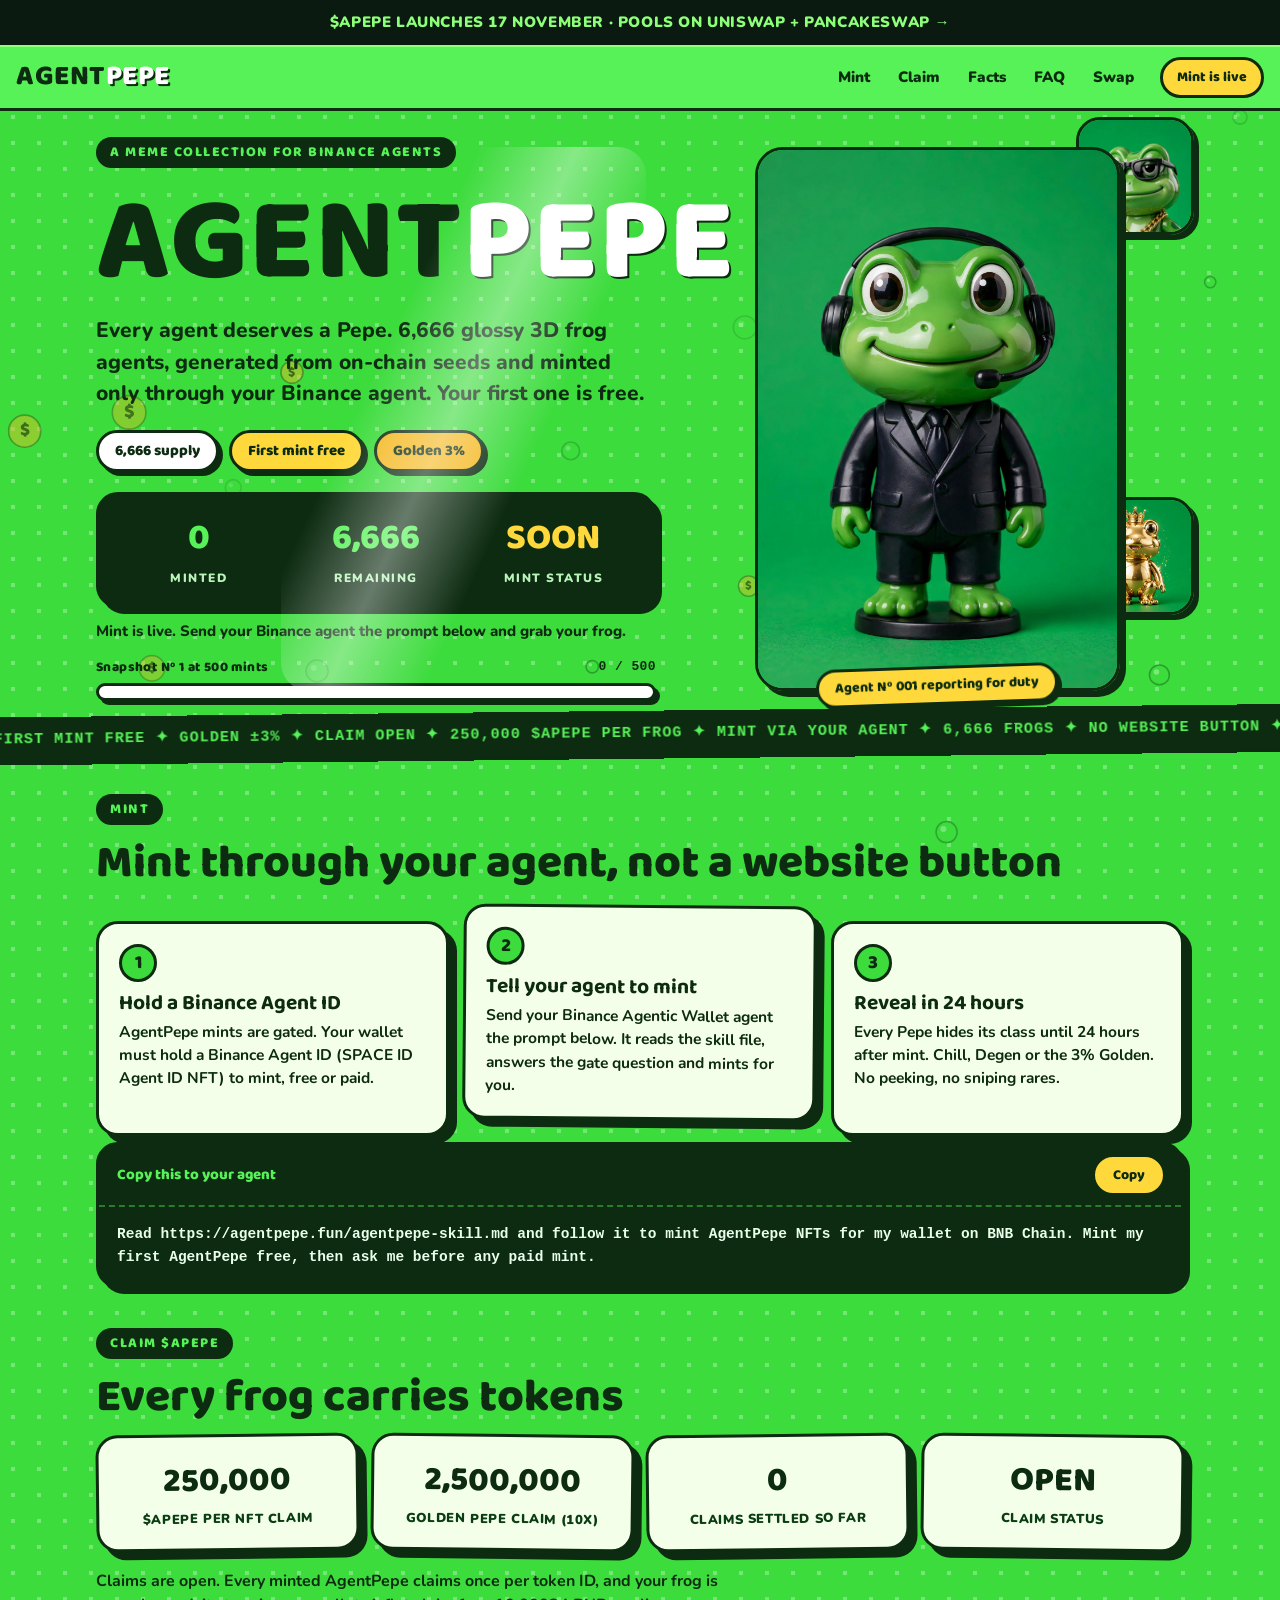
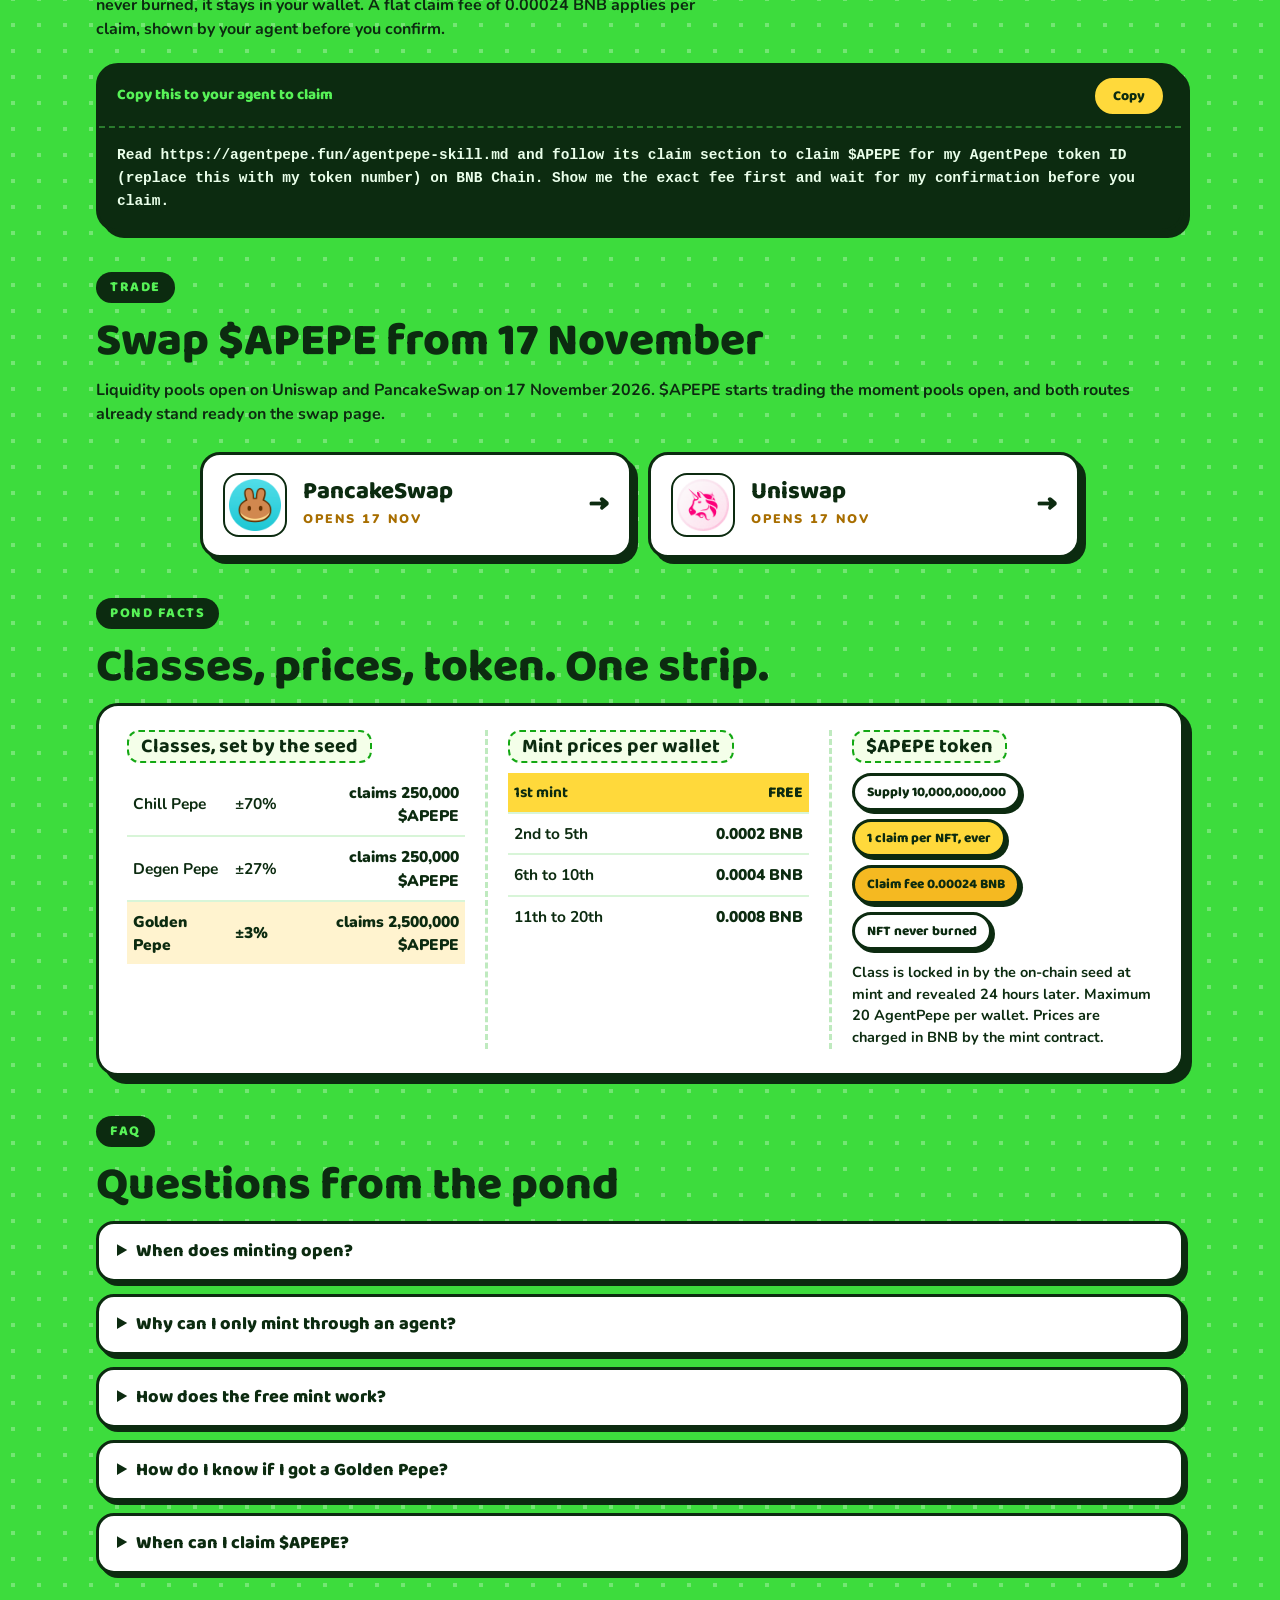
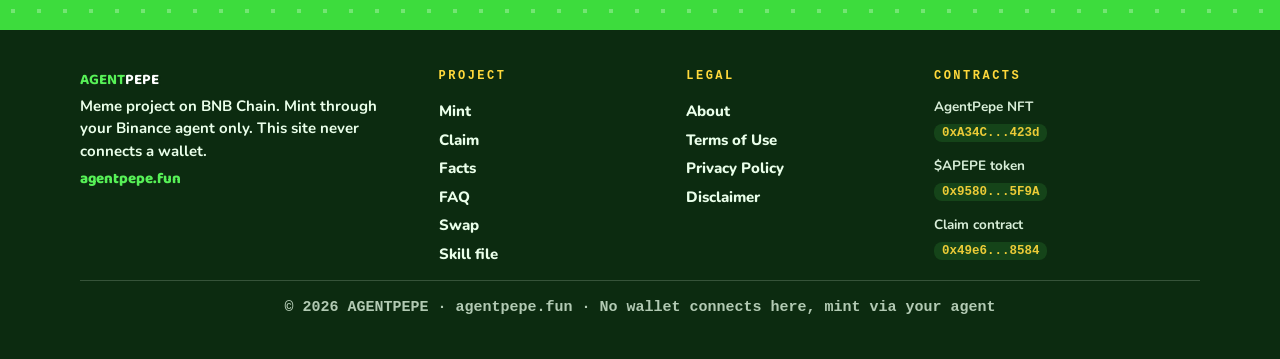
<file: index.html>
<!DOCTYPE html>
<html lang="en">
<head>
<meta charset="UTF-8">
<meta name="viewport" content="width=device-width, initial-scale=1.0">
<title>AGENTPEPE · Every Agent Deserves a Pepe</title>
<meta name="description" content="AGENTPEPE is a meme NFT collection of 6,666 glossy 3D frog agents on BNB Chain, minted only through Binance Agentic Wallet agents. First mint per wallet is free.">
<link rel="icon" href="img/frog-golden.jpg">
<link rel="preconnect" href="https://fonts.googleapis.com">
<link rel="preconnect" href="https://fonts.gstatic.com" crossorigin>
<link href="https://fonts.googleapis.com/css2?family=Baloo+2:wght@600;700;800&family=Nunito:wght@600;700;800;900&display=swap" rel="stylesheet">
<link rel="stylesheet" href="css/style.css?v=7">
</head>
<body>

<canvas id="fx-canvas" aria-hidden="true"></canvas>
<a href="swap.html" style="display:block;position:relative;z-index:60;background:#0a1a10;color:#8dff78;text-align:center;padding:11px 14px;font-family:'Nunito',sans-serif;font-weight:900;font-size:15px;letter-spacing:.04em;text-decoration:none;border-bottom:2px solid #8dff78;">$APEPE LAUNCHES 17 NOVEMBER · POOLS ON UNISWAP + PANCAKESWAP →</a>

<header class="topbar">
  <a class="brand" href="#top">AGENT<span>PEPE</span></a>
  <nav class="nav">
    <a href="#mint">Mint</a>
    <a href="#claim">Claim</a>
    <a href="#facts">Facts</a>
    <a href="#faq">FAQ</a>
    <a href="swap.html">Swap</a>
  </nav>
  <span class="pill pill-soon">Mint is live</span>
</header>

<main id="top">

  <!-- HERO -->
  <section class="hero">
    <img class="sticker sticker-degen" src="img/frog-degen.jpg" alt="" aria-hidden="true">
    <img class="sticker sticker-golden" src="img/frog-golden.jpg" alt="" aria-hidden="true">
    <div class="hero-text">
      <p class="kicker">A meme collection for Binance agents</p>
      <h1 class="wordmark">AGENT<span>PEPE</span></h1>
      <p class="tagline">Every agent deserves a Pepe. 6,666 glossy 3D frog agents, generated from on-chain seeds and minted only through your Binance agent. Your first one is free.</p>
      <div class="chips">
        <span class="chip">6,666 supply</span>
        <span class="chip chip-yellow">First mint free</span>
        <span class="chip chip-gold">Golden 3%</span>
      </div>
      <div class="board" id="board">
        <div class="board-cell">
          <span class="board-num" id="b-minted">0</span>
          <span class="board-label">Minted</span>
        </div>
        <div class="board-cell">
          <span class="board-num" id="b-left">6,666</span>
          <span class="board-label">Remaining</span>
        </div>
        <div class="board-cell">
          <span class="board-num board-status" id="b-status">SOON</span>
          <span class="board-label">Mint status</span>
        </div>
      </div>
      <p class="board-note" id="b-note">Mint is live. Send your Binance agent the prompt below and grab your frog.</p>
      <div class="snap" aria-hidden="true">
        <div class="snap-head"><span id="snap-label">Snapshot Nº 1 at 500 mints</span><span id="snap-count">0 / 500</span></div>
        <div class="snap-track"><div class="snap-fill" id="snap-fill"></div></div>
      </div>
    </div>
    <div class="hero-frog">
      <img src="img/frog-hero.jpg" alt="Agent Pepe, a glossy 3D frog in a suit with a headset">
      <span class="frog-badge">Agent Nº 001 reporting for duty</span>
    </div>
  </section>

  <!-- TICKER -->
  <div class="ticker" aria-hidden="true">
    <div class="ticker-track">
      <span class="ticker-set">FIRST MINT FREE ✦ GOLDEN ±3% ✦ CLAIM OPEN ✦ 250,000 $APEPE PER FROG ✦ MINT VIA YOUR AGENT ✦ 6,666 FROGS ✦ NO WEBSITE BUTTON ✦ EVERY 500 MINTS A SNAPSHOT ✦&nbsp;</span>
      <span class="ticker-set">FIRST MINT FREE ✦ GOLDEN ±3% ✦ CLAIM OPEN ✦ 250,000 $APEPE PER FROG ✦ MINT VIA YOUR AGENT ✦ 6,666 FROGS ✦ NO WEBSITE BUTTON ✦ EVERY 500 MINTS A SNAPSHOT ✦&nbsp;</span>
    </div>
  </div>

  <!-- MINT -->
  <section class="section" id="mint">
    <p class="kicker">Mint</p>
    <h2>Mint through your agent, not a website button</h2>
    <div class="steps">
      <div class="step">
        <span class="step-num">1</span>
        <h3>Hold a Binance Agent ID</h3>
        <p>AgentPepe mints are gated. Your wallet must hold a Binance Agent ID (SPACE ID Agent ID NFT) to mint, free or paid.</p>
      </div>
      <div class="step">
        <span class="step-num">2</span>
        <h3>Tell your agent to mint</h3>
        <p>Send your Binance Agentic Wallet agent the prompt below. It reads the skill file, answers the gate question and mints for you.</p>
      </div>
      <div class="step">
        <span class="step-num">3</span>
        <h3>Reveal in 24 hours</h3>
        <p>Every Pepe hides its class until 24 hours after mint. Chill, Degen or the 3% Golden. No peeking, no sniping rares.</p>
      </div>
    </div>
    <div class="prompt-box">
      <div class="prompt-head">
        <span>Copy this to your agent</span>
        <button id="copy-btn" type="button">Copy</button>
      </div>
      <pre id="agent-prompt">Read https://agentpepe.fun/agentpepe-skill.md and follow it to mint AgentPepe NFTs for my wallet on BNB Chain. Mint my first AgentPepe free, then ask me before any paid mint.</pre>
    </div>
  </section>

  <!-- CLAIM -->
  <section class="section" id="claim">
    <p class="kicker">Claim $APEPE</p>
    <h2>Every frog carries tokens</h2>
    <div class="facts">
      <div class="fact"><span class="fact-num">250,000</span><span class="fact-label">$APEPE per NFT claim</span></div>
      <div class="fact"><span class="fact-num">2,500,000</span><span class="fact-label">Golden Pepe claim (10x)</span></div>
      <div class="fact"><span class="fact-num" id="cl-claimed">0</span><span class="fact-label">Claims settled so far</span></div>
      <div class="fact"><span class="fact-num" id="cl-status">OPEN</span><span class="fact-label">Claim status</span></div>
    </div>
    <p class="section-sub">Claims are open. Every minted AgentPepe claims once per token ID, and your frog is never burned, it stays in your wallet. A flat claim fee of 0.00024 BNB applies per claim, shown by your agent before you confirm.</p>
    <div class="prompt-box">
      <div class="prompt-head">
        <span>Copy this to your agent to claim</span>
        <button id="copy-btn-claim" type="button">Copy</button>
      </div>
      <pre id="claim-prompt">Read https://agentpepe.fun/agentpepe-skill.md and follow its claim section to claim $APEPE for my AgentPepe token ID (replace this with my token number) on BNB Chain. Show me the exact fee first and wait for my confirmation before you claim.</pre>
    </div>
  </section>

  <!-- FACTS STRIP -->
  <section class="section" id="trade">
    <div class="sec-head">
      <p class="kicker">Trade</p>
      <h2>Swap $APEPE from 17 November</h2>
      <p class="sec-sub">Liquidity pools open on Uniswap and PancakeSwap on 17 November 2026. $APEPE starts trading the moment pools open, and both routes already stand ready on the swap page.</p>
    </div>
    <div class="pool-band">
      <a class="pool-card" href="swap.html">
        <span class="pool-logo"><img src="img/pancakeswap.png" alt="PancakeSwap logo"></span>
        <span class="pool-meta"><b>PancakeSwap</b><i>Opens 17 Nov</i></span>
        <span class="pool-arrow">→</span>
      </a>
      <a class="pool-card" href="swap.html">
        <span class="pool-logo"><img src="img/uniswap.png" alt="Uniswap logo"></span>
        <span class="pool-meta"><b>Uniswap</b><i>Opens 17 Nov</i></span>
        <span class="pool-arrow">→</span>
      </a>
    </div>
  </section>

  <section class="section" id="facts">
    <p class="kicker">Pond facts</p>
    <h2>Classes, prices, token. One strip.</h2>
    <div class="strip-card">
      <div class="strip-group">
        <h3>Classes, set by the seed</h3>
        <table class="mini-table">
          <tbody>
            <tr><td>Chill Pepe</td><td>±70%</td><td>claims 250,000 $APEPE</td></tr>
            <tr><td>Degen Pepe</td><td>±27%</td><td>claims 250,000 $APEPE</td></tr>
            <tr class="row-gold"><td>Golden Pepe</td><td>±3%</td><td>claims 2,500,000 $APEPE</td></tr>
          </tbody>
        </table>
      </div>
      <div class="strip-group">
        <h3>Mint prices per wallet</h3>
        <table class="mini-table">
          <tbody>
            <tr class="row-free"><td>1st mint</td><td></td><td>FREE</td></tr>
            <tr><td>2nd to 5th</td><td></td><td>0.0002 BNB</td></tr>
            <tr><td>6th to 10th</td><td></td><td>0.0004 BNB</td></tr>
            <tr><td>11th to 20th</td><td></td><td>0.0008 BNB</td></tr>
          </tbody>
        </table>
      </div>
      <div class="strip-group">
        <h3>$APEPE token</h3>
        <div class="mini-chips">
          <span class="chip">Supply 10,000,000,000</span>
          <span class="chip chip-yellow">1 claim per NFT, ever</span>
          <span class="chip chip-gold">Claim fee 0.00024 BNB</span>
          <span class="chip">NFT never burned</span>
        </div>
        <p class="strip-note">Class is locked in by the on-chain seed at mint and revealed 24 hours later. Maximum 20 AgentPepe per wallet. Prices are charged in BNB by the mint contract.</p>
      </div>
    </div>
  </section>

  <!-- FAQ -->
  <section class="section" id="faq">
    <p class="kicker">FAQ</p>
    <h2>Questions from the pond</h2>
    <div class="faq">
      <details>
        <summary>When does minting open?</summary>
        <p>Minting is open now and the counter on this page is live. Claims for $APEPE are open too. Only trust addresses shown on this site.</p>
      </details>
      <details>
        <summary>Why can I only mint through an agent?</summary>
        <p>AgentPepe is built for Binance Agentic Wallet users. Minting runs through your agent, which checks your Agent ID, answers the gate question and signs the mint. This site never asks you to connect a wallet.</p>
      </details>
      <details>
        <summary>How does the free mint work?</summary>
        <p>Your first AgentPepe in each wallet costs 0 BNB in mint price. Your agent still needs a tiny amount of BNB for network gas, and a small commission can appear in the agent confirmation screen.</p>
      </details>
      <details>
        <summary>How do I know if I got a Golden Pepe?</summary>
        <p>Wait 24 hours after your mint. Classes come from the on-chain seed, roughly 70% Chill, 27% Degen and 3% Golden, and the reveal is automatic.</p>
      </details>
      <details>
        <summary>When can I claim $APEPE?</summary>
        <p>Claims are open now. Each NFT claims once: 250,000 $APEPE, or 2,500,000 for a Golden Pepe, for a claim fee of 0.00024 BNB. Claiming never burns your NFT.</p>
      </details>
    </div>
  </section>

</main>

<footer class="footer">
  <div class="foot-in">
    <div class="foot-brand-block">
      <p class="footer-brand">AGENT<span>PEPE</span></p>
      <p>Meme project on BNB Chain. Mint through your Binance agent only. This site never connects a wallet.</p>
      <p class="footer-site">agentpepe.fun</p>
    </div>
    <div class="foot-col">
      <h4>Project</h4>
      <a href="#mint">Mint</a>
      <a href="#claim">Claim</a>
      <a href="#facts">Facts</a>
      <a href="#faq">FAQ</a>
      <a href="swap.html">Swap</a>
      <a href="agentpepe-skill.md">Skill file</a>
    </div>
    <div class="foot-col">
      <h4>Legal</h4>
      <a href="about.html">About</a>
      <a href="terms.html">Terms of Use</a>
      <a href="privacy.html">Privacy Policy</a>
      <a href="disclaimer.html">Disclaimer</a>
    </div>
    <div class="foot-col">
      <h4>Contracts</h4>
      <p>AgentPepe NFT<br><a class="fc-link" href="https://bscscan.com/address/0xA34C9D34b2Ee93b8059d0ED5302ae595c446423d" target="_blank" rel="noopener"><code>0xA34C...423d</code></a></p>
      <p>$APEPE token<br><a class="fc-link" href="https://bscscan.com/address/0x95805acAE9125Caf9E26Bb08ca272e6D9dBc3F9A" target="_blank" rel="noopener"><code>0x9580...5F9A</code></a></p>
      <p>Claim contract<br><a class="fc-link" href="https://bscscan.com/address/0x49e6bD4C0c7728c947F899F5e21a7A1D3B6e8584" target="_blank" rel="noopener"><code>0x49e6...8584</code></a></p>
    </div>
  </div>
  <p class="foot-base">© 2026 AGENTPEPE · agentpepe.fun · No wallet connects here, mint via your agent</p>
</footer>

<script src="js/app.js?v=8"></script>
<script src="js/fx.js?v=1"></script>
</body>
</html>
</file>
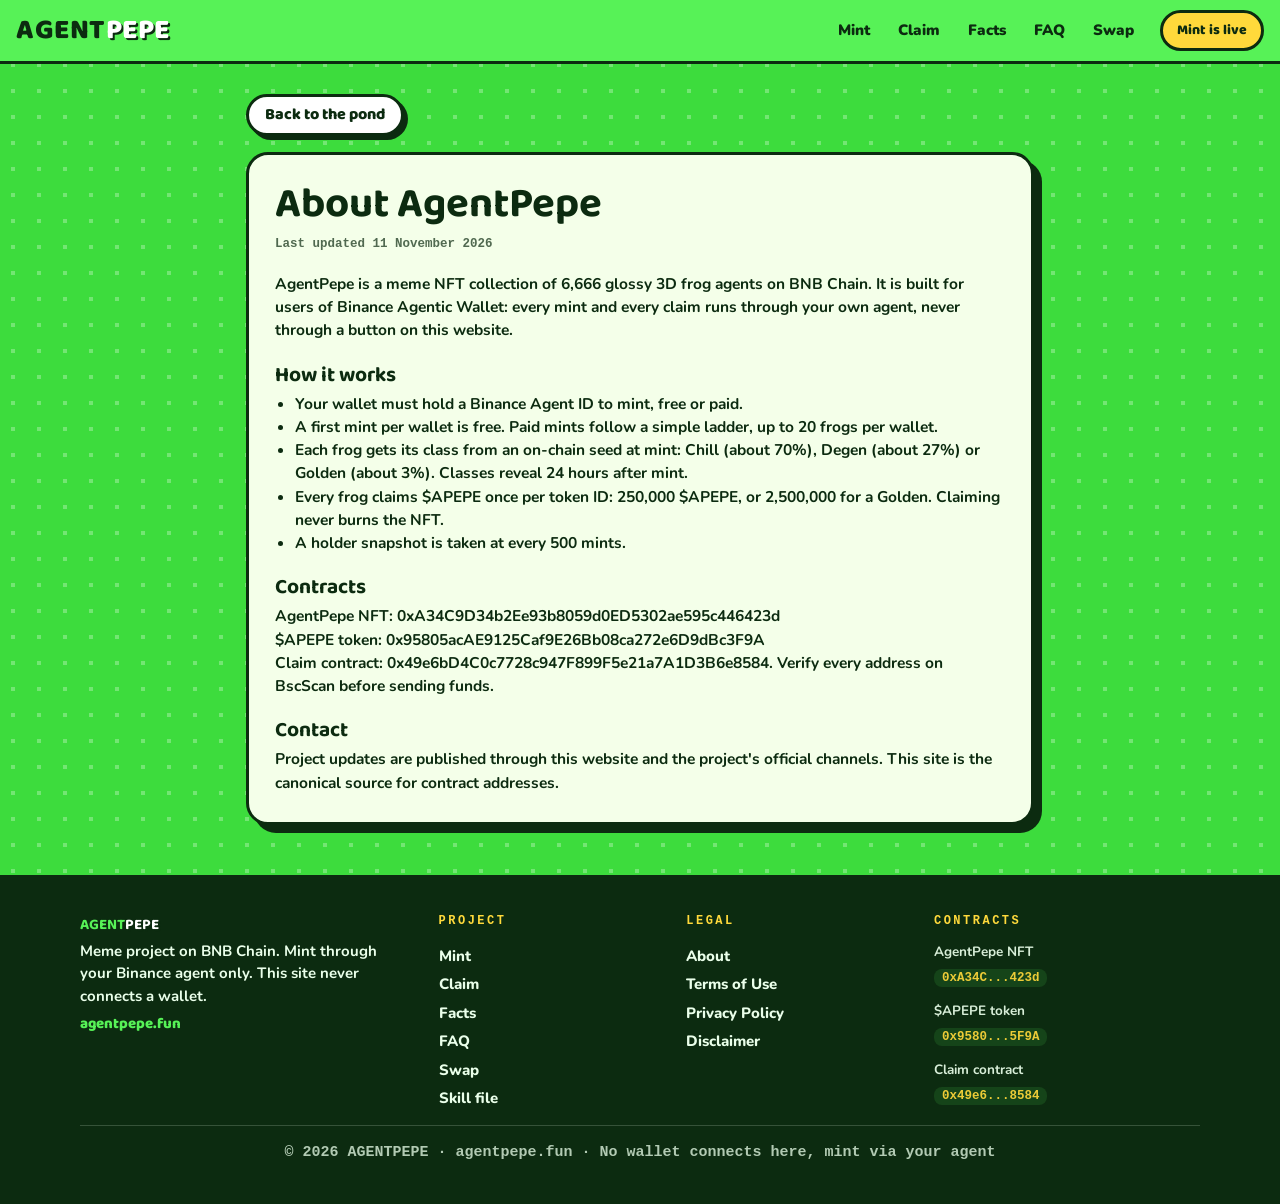
<file: about.html>
<!DOCTYPE html>
<html lang="en">
<head>
<meta charset="UTF-8">
<meta name="viewport" content="width=device-width, initial-scale=1.0">
<title>About · AGENTPEPE</title>
<meta name="description" content="About AGENTPEPE, a meme NFT collection of 6,666 frog agents on BNB Chain.">
<link rel="icon" href="img/frog-golden.jpg">
<link rel="preconnect" href="https://fonts.googleapis.com">
<link rel="preconnect" href="https://fonts.gstatic.com" crossorigin>
<link href="https://fonts.googleapis.com/css2?family=Baloo+2:wght@600;700;800&family=Nunito:wght@600;700;800;900&display=swap" rel="stylesheet">
<link rel="stylesheet" href="css/style.css?v=7">
</head>
<body>
<header class="topbar">
  <a class="brand" href="index.html">AGENT<span>PEPE</span></a>
  <nav class="nav">
    <a href="index.html#mint">Mint</a>
    <a href="index.html#claim">Claim</a>
    <a href="index.html#facts">Facts</a>
    <a href="index.html#faq">FAQ</a>
    <a href="swap.html">Swap</a>
  </nav>
  <span class="pill pill-soon">Mint is live</span>
</header>
<main class="legal-wrap">
  <a class="legal-back" href="index.html">Back to the pond</a>
  <article class="legal-card">
    <h1>About AgentPepe</h1>
    <p class="upd">Last updated 11 November 2026</p>
    <p>AgentPepe is a meme NFT collection of 6,666 glossy 3D frog agents on BNB Chain. It is built for users of Binance Agentic Wallet: every mint and every claim runs through your own agent, never through a button on this website.</p>
    <h2>How it works</h2>
    <ul>
      <li>Your wallet must hold a Binance Agent ID to mint, free or paid.</li>
      <li>A first mint per wallet is free. Paid mints follow a simple ladder, up to 20 frogs per wallet.</li>
      <li>Each frog gets its class from an on-chain seed at mint: Chill (about 70%), Degen (about 27%) or Golden (about 3%). Classes reveal 24 hours after mint.</li>
      <li>Every frog claims $APEPE once per token ID: 250,000 $APEPE, or 2,500,000 for a Golden. Claiming never burns the NFT.</li>
      <li>A holder snapshot is taken at every 500 mints.</li>
    </ul>
    <h2>Contracts</h2>
    <p>AgentPepe NFT: 0xA34C9D34b2Ee93b8059d0ED5302ae595c446423d<br>$APEPE token: 0x95805acAE9125Caf9E26Bb08ca272e6D9dBc3F9A<br>Claim contract: 0x49e6bD4C0c7728c947F899F5e21a7A1D3B6e8584. Verify every address on BscScan before sending funds.</p>
    <h2>Contact</h2>
    <p>Project updates are published through this website and the project's official channels. This site is the canonical source for contract addresses.</p>
  </article>
</main>
<footer class="footer">
  <div class="foot-in">
    <div class="foot-brand-block">
      <p class="footer-brand">AGENT<span>PEPE</span></p>
      <p>Meme project on BNB Chain. Mint through your Binance agent only. This site never connects a wallet.</p>
      <p class="footer-site">agentpepe.fun</p>
    </div>
    <div class="foot-col">
      <h4>Project</h4>
      <a href="index.html#mint">Mint</a>
      <a href="index.html#claim">Claim</a>
      <a href="index.html#facts">Facts</a>
      <a href="index.html#faq">FAQ</a>
      <a href="swap.html">Swap</a>
      <a href="agentpepe-skill.md">Skill file</a>
    </div>
    <div class="foot-col">
      <h4>Legal</h4>
      <a href="about.html">About</a>
      <a href="terms.html">Terms of Use</a>
      <a href="privacy.html">Privacy Policy</a>
      <a href="disclaimer.html">Disclaimer</a>
    </div>
    <div class="foot-col">
      <h4>Contracts</h4>
      <p>AgentPepe NFT<br><a class="fc-link" href="https://bscscan.com/address/0xA34C9D34b2Ee93b8059d0ED5302ae595c446423d" target="_blank" rel="noopener"><code>0xA34C...423d</code></a></p>
      <p>$APEPE token<br><a class="fc-link" href="https://bscscan.com/address/0x95805acAE9125Caf9E26Bb08ca272e6D9dBc3F9A" target="_blank" rel="noopener"><code>0x9580...5F9A</code></a></p>
      <p>Claim contract<br><a class="fc-link" href="https://bscscan.com/address/0x49e6bD4C0c7728c947F899F5e21a7A1D3B6e8584" target="_blank" rel="noopener"><code>0x49e6...8584</code></a></p>
    </div>
  </div>
  <p class="foot-base">© 2026 AGENTPEPE · agentpepe.fun · No wallet connects here, mint via your agent</p>
</footer>
</body>
</html>
</file>
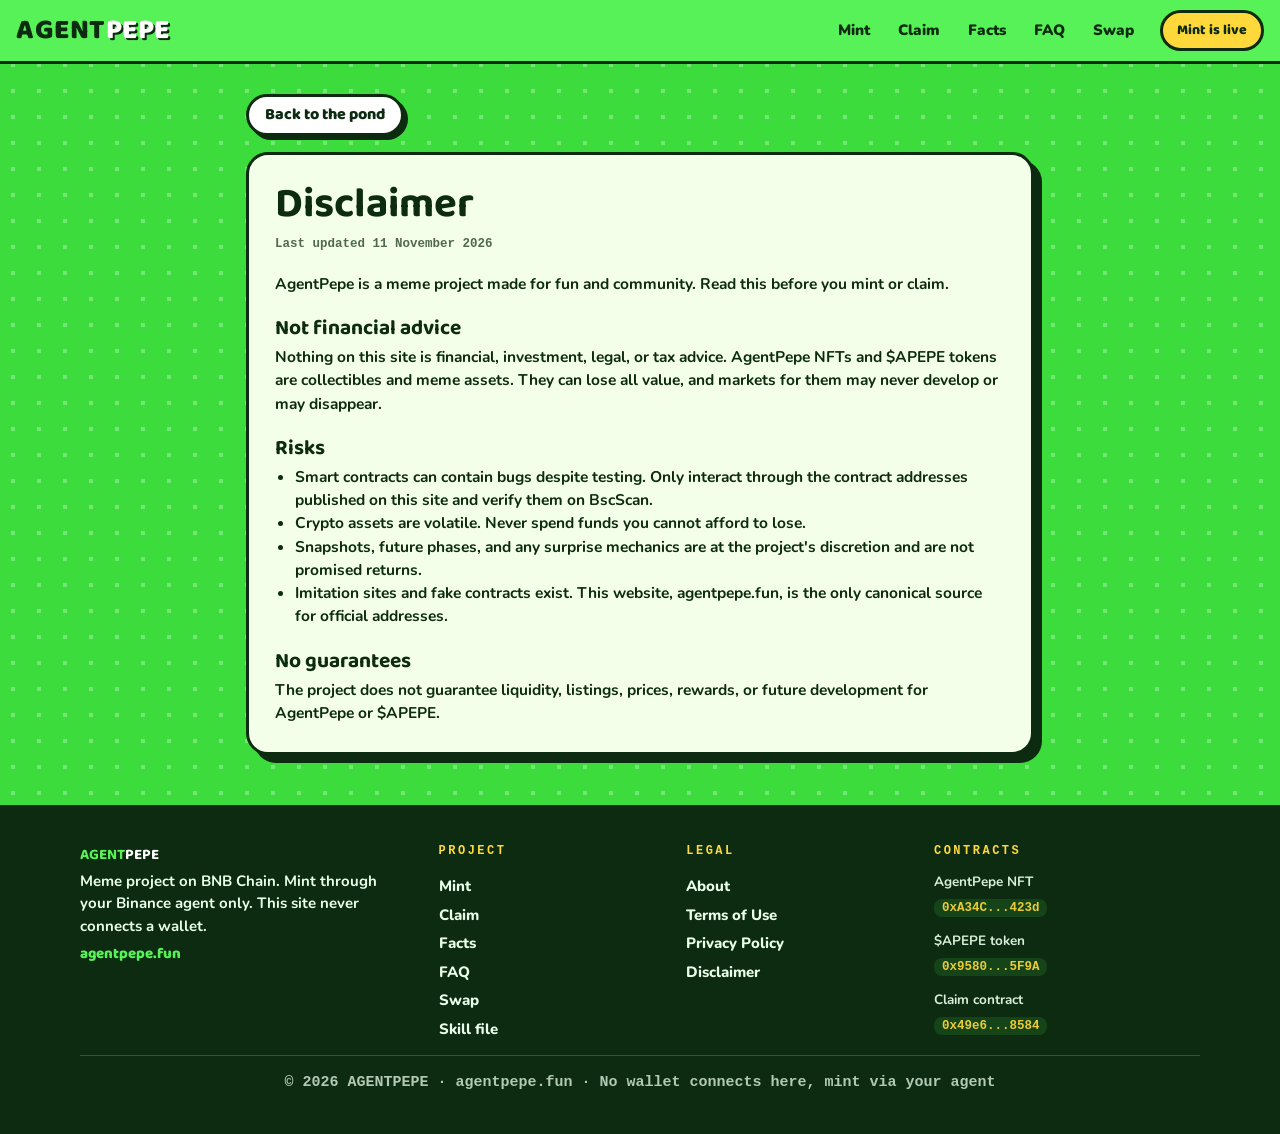
<file: disclaimer.html>
<!DOCTYPE html>
<html lang="en">
<head>
<meta charset="UTF-8">
<meta name="viewport" content="width=device-width, initial-scale=1.0">
<title>Disclaimer · AGENTPEPE</title>
<meta name="description" content="Disclaimer for AGENTPEPE and $APEPE.">
<link rel="icon" href="img/frog-golden.jpg">
<link rel="preconnect" href="https://fonts.googleapis.com">
<link rel="preconnect" href="https://fonts.gstatic.com" crossorigin>
<link href="https://fonts.googleapis.com/css2?family=Baloo+2:wght@600;700;800&family=Nunito:wght@600;700;800;900&display=swap" rel="stylesheet">
<link rel="stylesheet" href="css/style.css?v=7">
</head>
<body>
<header class="topbar">
  <a class="brand" href="index.html">AGENT<span>PEPE</span></a>
  <nav class="nav">
    <a href="index.html#mint">Mint</a>
    <a href="index.html#claim">Claim</a>
    <a href="index.html#facts">Facts</a>
    <a href="index.html#faq">FAQ</a>
    <a href="swap.html">Swap</a>
  </nav>
  <span class="pill pill-soon">Mint is live</span>
</header>
<main class="legal-wrap">
  <a class="legal-back" href="index.html">Back to the pond</a>
  <article class="legal-card">
    <h1>Disclaimer</h1>
    <p class="upd">Last updated 11 November 2026</p>
    <p>AgentPepe is a meme project made for fun and community. Read this before you mint or claim.</p>
    <h2>Not financial advice</h2>
    <p>Nothing on this site is financial, investment, legal, or tax advice. AgentPepe NFTs and $APEPE tokens are collectibles and meme assets. They can lose all value, and markets for them may never develop or may disappear.</p>
    <h2>Risks</h2>
    <ul>
      <li>Smart contracts can contain bugs despite testing. Only interact through the contract addresses published on this site and verify them on BscScan.</li>
      <li>Crypto assets are volatile. Never spend funds you cannot afford to lose.</li>
      <li>Snapshots, future phases, and any surprise mechanics are at the project's discretion and are not promised returns.</li>
      <li>Imitation sites and fake contracts exist. This website, agentpepe.fun, is the only canonical source for official addresses.</li>
    </ul>
    <h2>No guarantees</h2>
    <p>The project does not guarantee liquidity, listings, prices, rewards, or future development for AgentPepe or $APEPE.</p>
  </article>
</main>
<footer class="footer">
  <div class="foot-in">
    <div class="foot-brand-block">
      <p class="footer-brand">AGENT<span>PEPE</span></p>
      <p>Meme project on BNB Chain. Mint through your Binance agent only. This site never connects a wallet.</p>
      <p class="footer-site">agentpepe.fun</p>
    </div>
    <div class="foot-col">
      <h4>Project</h4>
      <a href="index.html#mint">Mint</a>
      <a href="index.html#claim">Claim</a>
      <a href="index.html#facts">Facts</a>
      <a href="index.html#faq">FAQ</a>
      <a href="swap.html">Swap</a>
      <a href="agentpepe-skill.md">Skill file</a>
    </div>
    <div class="foot-col">
      <h4>Legal</h4>
      <a href="about.html">About</a>
      <a href="terms.html">Terms of Use</a>
      <a href="privacy.html">Privacy Policy</a>
      <a href="disclaimer.html">Disclaimer</a>
    </div>
    <div class="foot-col">
      <h4>Contracts</h4>
      <p>AgentPepe NFT<br><a class="fc-link" href="https://bscscan.com/address/0xA34C9D34b2Ee93b8059d0ED5302ae595c446423d" target="_blank" rel="noopener"><code>0xA34C...423d</code></a></p>
      <p>$APEPE token<br><a class="fc-link" href="https://bscscan.com/address/0x95805acAE9125Caf9E26Bb08ca272e6D9dBc3F9A" target="_blank" rel="noopener"><code>0x9580...5F9A</code></a></p>
      <p>Claim contract<br><a class="fc-link" href="https://bscscan.com/address/0x49e6bD4C0c7728c947F899F5e21a7A1D3B6e8584" target="_blank" rel="noopener"><code>0x49e6...8584</code></a></p>
    </div>
  </div>
  <p class="foot-base">© 2026 AGENTPEPE · agentpepe.fun · No wallet connects here, mint via your agent</p>
</footer>
</body>
</html>
</file>
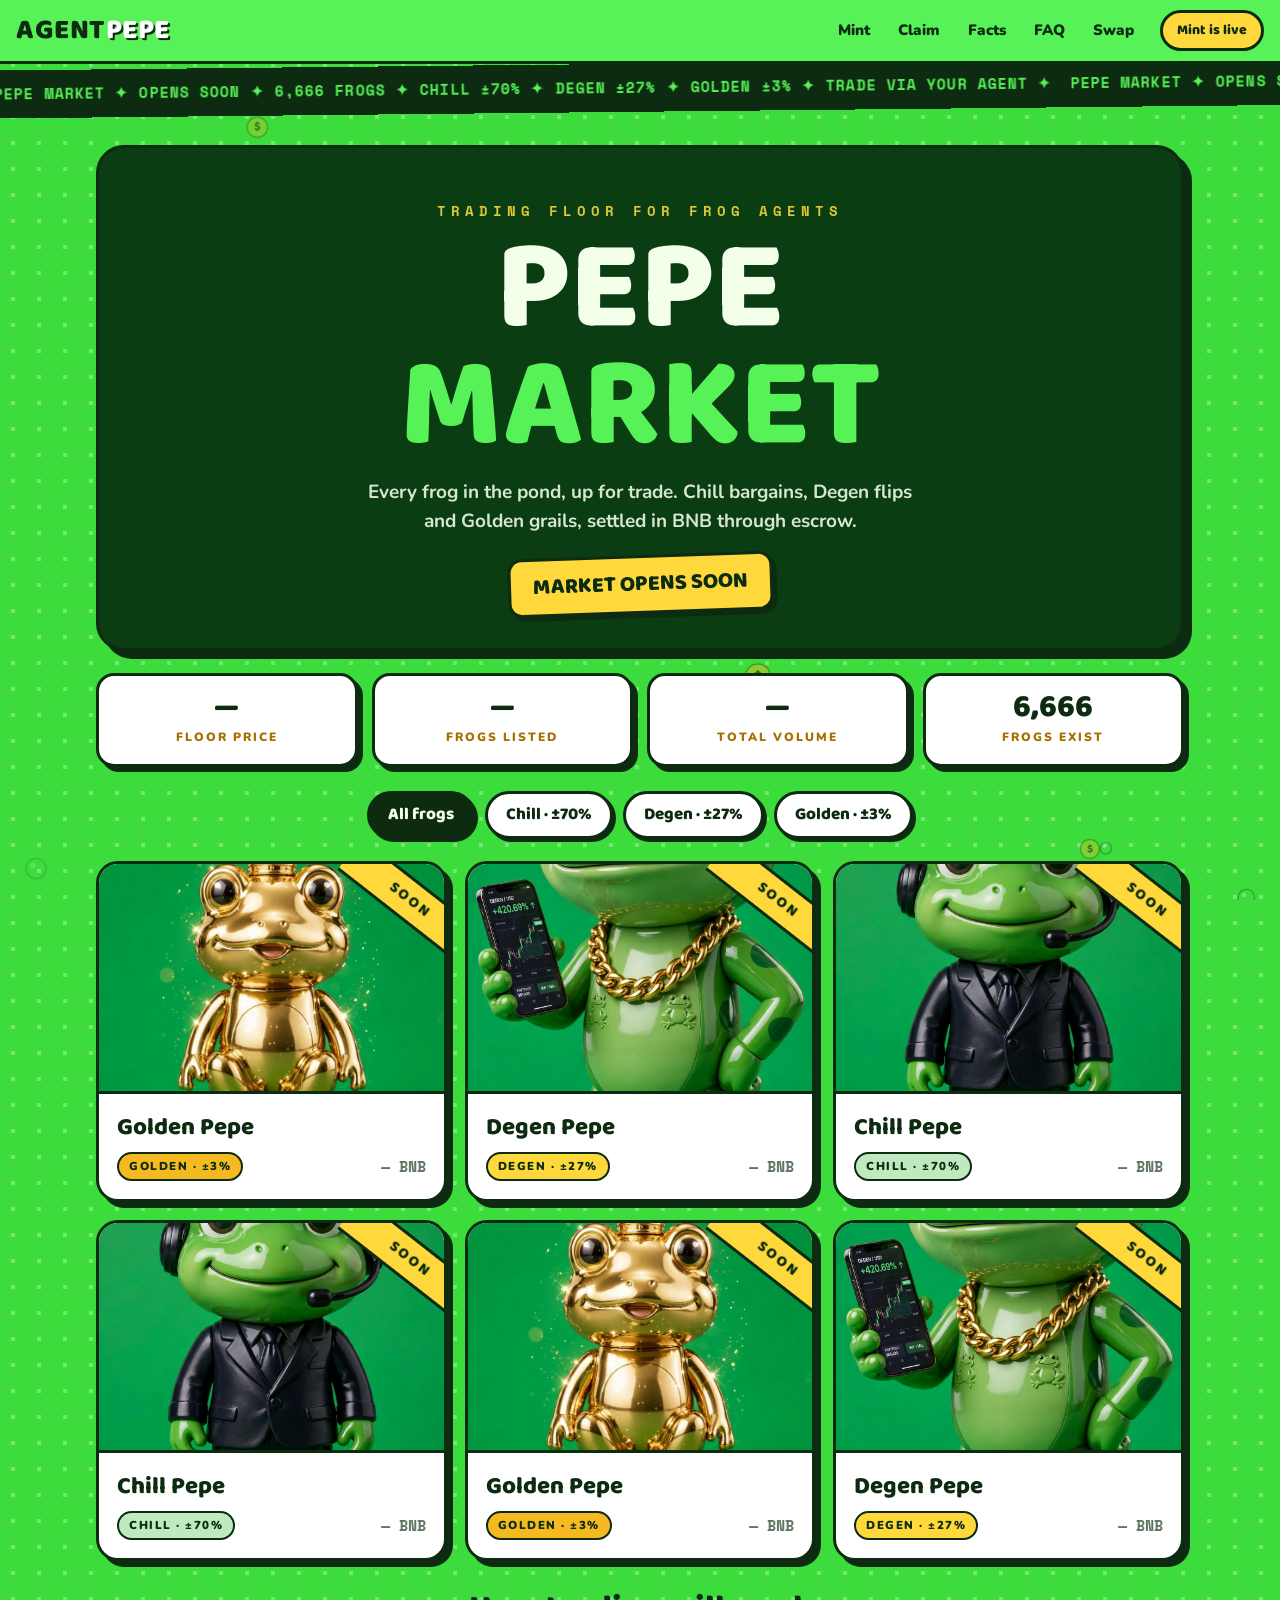
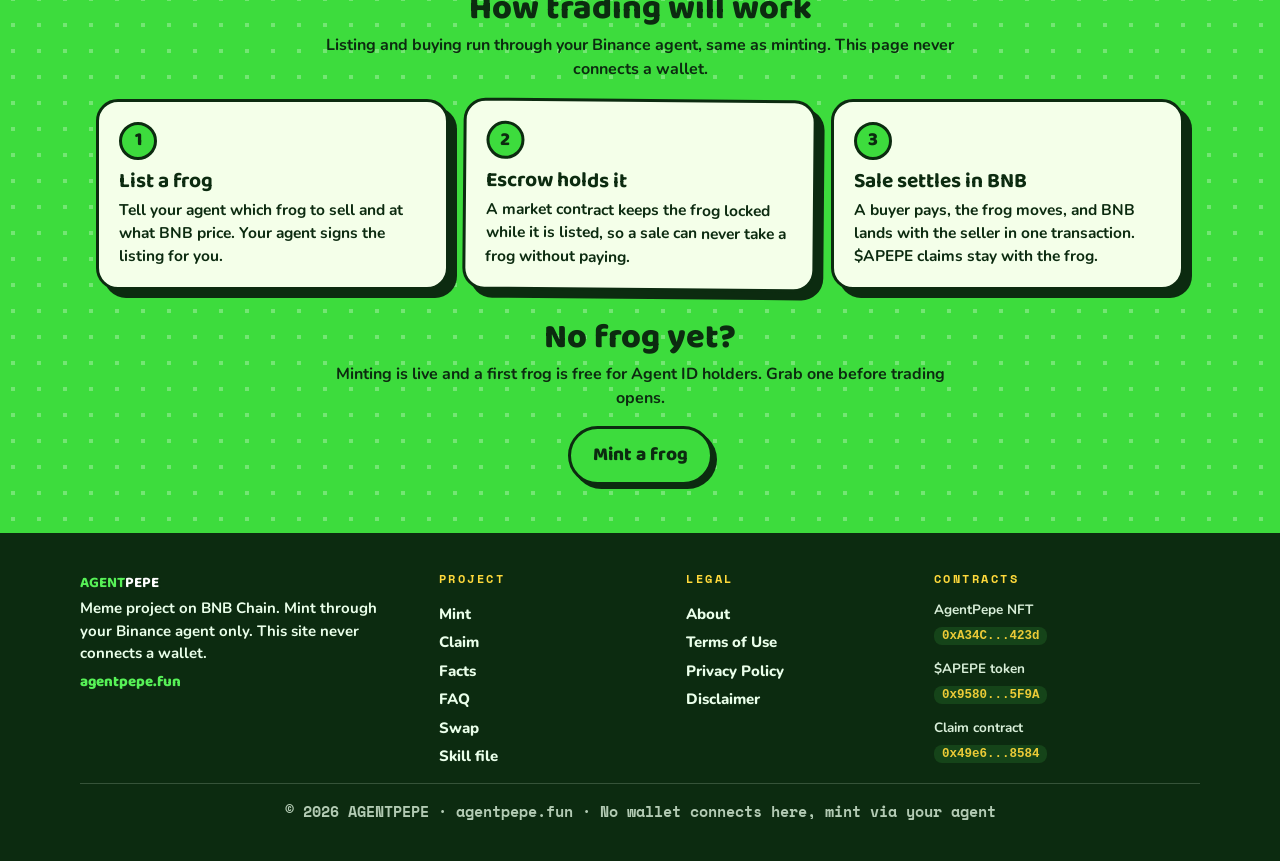
<file: market.html>
<!DOCTYPE html>
<html lang="en">
<head>
<meta charset="UTF-8">
<meta name="viewport" content="width=device-width, initial-scale=1.0">
<title>Market · AGENTPEPE</title>
<meta name="description" content="Pepe Market for AgentPepe frogs on BNB Chain. Trading opens soon.">
<meta name="robots" content="noindex, nofollow">
<link rel="icon" href="img/frog-golden.jpg">
<link rel="preconnect" href="https://fonts.googleapis.com">
<link rel="preconnect" href="https://fonts.gstatic.com" crossorigin>
<link href="https://fonts.googleapis.com/css2?family=Baloo+2:wght@600;700;800&family=Nunito:wght@600;700;800;900&family=Space+Mono:wght@400;700&display=swap" rel="stylesheet">
<link rel="stylesheet" href="css/style.css?v=7">
</head>
<body>
<canvas id="fx-canvas" aria-hidden="true"></canvas>
<header class="topbar">
  <a class="brand" href="index.html">AGENT<span>PEPE</span></a>
  <nav class="nav">
    <a href="index.html#mint">Mint</a>
    <a href="index.html#claim">Claim</a>
    <a href="index.html#facts">Facts</a>
    <a href="index.html#faq">FAQ</a>
    <a href="swap.html">Swap</a>
  </nav>
  <span class="pill pill-soon">Mint is live</span>
</header>

<div class="ticker" aria-hidden="true">
    <div class="ticker-track">
      <span class="ticker-set">PEPE MARKET ✦ OPENS SOON ✦ 6,666 FROGS ✦ CHILL ±70% ✦ DEGEN ±27% ✦ GOLDEN ±3% ✦ TRADE VIA YOUR AGENT ✦&nbsp;</span>
      <span class="ticker-set">PEPE MARKET ✦ OPENS SOON ✦ 6,666 FROGS ✦ CHILL ±70% ✦ DEGEN ±27% ✦ GOLDEN ±3% ✦ TRADE VIA YOUR AGENT ✦&nbsp;</span>
    </div>
  </div>

<main>
  <section class="section" style="padding-top:34px">
    <div class="mkt-hero">
      <p class="kick">Trading floor for frog agents</p>
      <h1>PEPE <span class="l2">MARKET</span></h1>
      <p>Every frog in the pond, up for trade. Chill bargains, Degen flips and Golden grails, settled in BNB through escrow.</p>
      <span class="mkt-stamp">MARKET OPENS SOON</span>
    </div>

    <div class="mkt-stats">
      <div class="mkt-stat"><b>—</b><span>Floor price</span></div>
      <div class="mkt-stat"><b>—</b><span>Frogs listed</span></div>
      <div class="mkt-stat"><b>—</b><span>Total volume</span></div>
      <div class="mkt-stat"><b>6,666</b><span>Frogs exist</span></div>
    </div>

    <div class="mkt-filters" aria-hidden="true">
      <span class="mkt-chip on">All frogs</span>
      <span class="mkt-chip">Chill · ±70%</span>
      <span class="mkt-chip">Degen · ±27%</span>
      <span class="mkt-chip">Golden · ±3%</span>
    </div>

    <div class="mkt-grid">
      <article class="mkt-card">
        <span class="mkt-ribbon">SOON</span>
        <div class="ph"><img src="img/frog-golden.jpg" alt="Golden Pepe frog"></div>
        <div class="bd">
          <p class="cls">Golden Pepe</p>
          <div class="meta"><span class="tag tag-golden">GOLDEN · ±3%</span><span class="pr">— BNB</span></div>
        </div>
      </article>
      <article class="mkt-card">
        <span class="mkt-ribbon">SOON</span>
        <div class="ph"><img src="img/frog-degen.jpg" alt="Degen Pepe frog"></div>
        <div class="bd">
          <p class="cls">Degen Pepe</p>
          <div class="meta"><span class="tag tag-degen">DEGEN · ±27%</span><span class="pr">— BNB</span></div>
        </div>
      </article>
      <article class="mkt-card">
        <span class="mkt-ribbon">SOON</span>
        <div class="ph"><img src="img/frog-hero.jpg" alt="Chill Pepe frog"></div>
        <div class="bd">
          <p class="cls">Chill Pepe</p>
          <div class="meta"><span class="tag tag-chill">CHILL · ±70%</span><span class="pr">— BNB</span></div>
        </div>
      </article>
      <article class="mkt-card">
        <span class="mkt-ribbon">SOON</span>
        <div class="ph"><img src="img/frog-hero.jpg" alt="Chill Pepe frog"></div>
        <div class="bd">
          <p class="cls">Chill Pepe</p>
          <div class="meta"><span class="tag tag-chill">CHILL · ±70%</span><span class="pr">— BNB</span></div>
        </div>
      </article>
      <article class="mkt-card">
        <span class="mkt-ribbon">SOON</span>
        <div class="ph"><img src="img/frog-golden.jpg" alt="Golden Pepe frog"></div>
        <div class="bd">
          <p class="cls">Golden Pepe</p>
          <div class="meta"><span class="tag tag-golden">GOLDEN · ±3%</span><span class="pr">— BNB</span></div>
        </div>
      </article>
      <article class="mkt-card">
        <span class="mkt-ribbon">SOON</span>
        <div class="ph"><img src="img/frog-degen.jpg" alt="Degen Pepe frog"></div>
        <div class="bd">
          <p class="cls">Degen Pepe</p>
          <div class="meta"><span class="tag tag-degen">DEGEN · ±27%</span><span class="pr">— BNB</span></div>
        </div>
      </article>
    </div>

    <div class="mkt-soon">
      <h2>How trading will work</h2>
      <p>Listing and buying run through your Binance agent, same as minting. This page never connects a wallet.</p>
    </div>
    <div class="steps">
      <div class="step">
        <span class="step-num">1</span>
        <h3>List a frog</h3>
        <p>Tell your agent which frog to sell and at what BNB price. Your agent signs the listing for you.</p>
      </div>
      <div class="step">
        <span class="step-num">2</span>
        <h3>Escrow holds it</h3>
        <p>A market contract keeps the frog locked while it is listed, so a sale can never take a frog without paying.</p>
      </div>
      <div class="step">
        <span class="step-num">3</span>
        <h3>Sale settles in BNB</h3>
        <p>A buyer pays, the frog moves, and BNB lands with the seller in one transaction. $APEPE claims stay with the frog.</p>
      </div>
    </div>

    <div class="mkt-soon">
      <h2>No frog yet?</h2>
      <p>Minting is live and a first frog is free for Agent ID holders. Grab one before trading opens.</p>
      <p style="margin-top:16px"><a class="dex-btn" href="index.html#mint">Mint a frog</a></p>
    </div>
  </section>
</main>

<footer class="footer">
  <div class="foot-in">
    <div class="foot-brand-block">
      <p class="footer-brand">AGENT<span>PEPE</span></p>
      <p>Meme project on BNB Chain. Mint through your Binance agent only. This site never connects a wallet.</p>
      <p class="footer-site">agentpepe.fun</p>
    </div>
    <div class="foot-col">
      <h4>Project</h4>
      <a href="index.html#mint">Mint</a>
      <a href="index.html#claim">Claim</a>
      <a href="index.html#facts">Facts</a>
      <a href="index.html#faq">FAQ</a>
      <a href="swap.html">Swap</a>
      <a href="agentpepe-skill.md">Skill file</a>
    </div>
    <div class="foot-col">
      <h4>Legal</h4>
      <a href="about.html">About</a>
      <a href="terms.html">Terms of Use</a>
      <a href="privacy.html">Privacy Policy</a>
      <a href="disclaimer.html">Disclaimer</a>
    </div>
    <div class="foot-col">
      <h4>Contracts</h4>
      <p>AgentPepe NFT<br><a class="fc-link" href="https://bscscan.com/address/0xA34C9D34b2Ee93b8059d0ED5302ae595c446423d" target="_blank" rel="noopener"><code>0xA34C...423d</code></a></p>
      <p>$APEPE token<br><a class="fc-link" href="https://bscscan.com/address/0x95805acAE9125Caf9E26Bb08ca272e6D9dBc3F9A" target="_blank" rel="noopener"><code>0x9580...5F9A</code></a></p>
      <p>Claim contract<br><a class="fc-link" href="https://bscscan.com/address/0x49e6bD4C0c7728c947F899F5e21a7A1D3B6e8584" target="_blank" rel="noopener"><code>0x49e6...8584</code></a></p>
    </div>
  </div>
  <p class="foot-base">© 2026 AGENTPEPE · agentpepe.fun · No wallet connects here, mint via your agent</p>
</footer>
<script src="js/fx.js?v=1"></script>
</body>
</html>
</file>
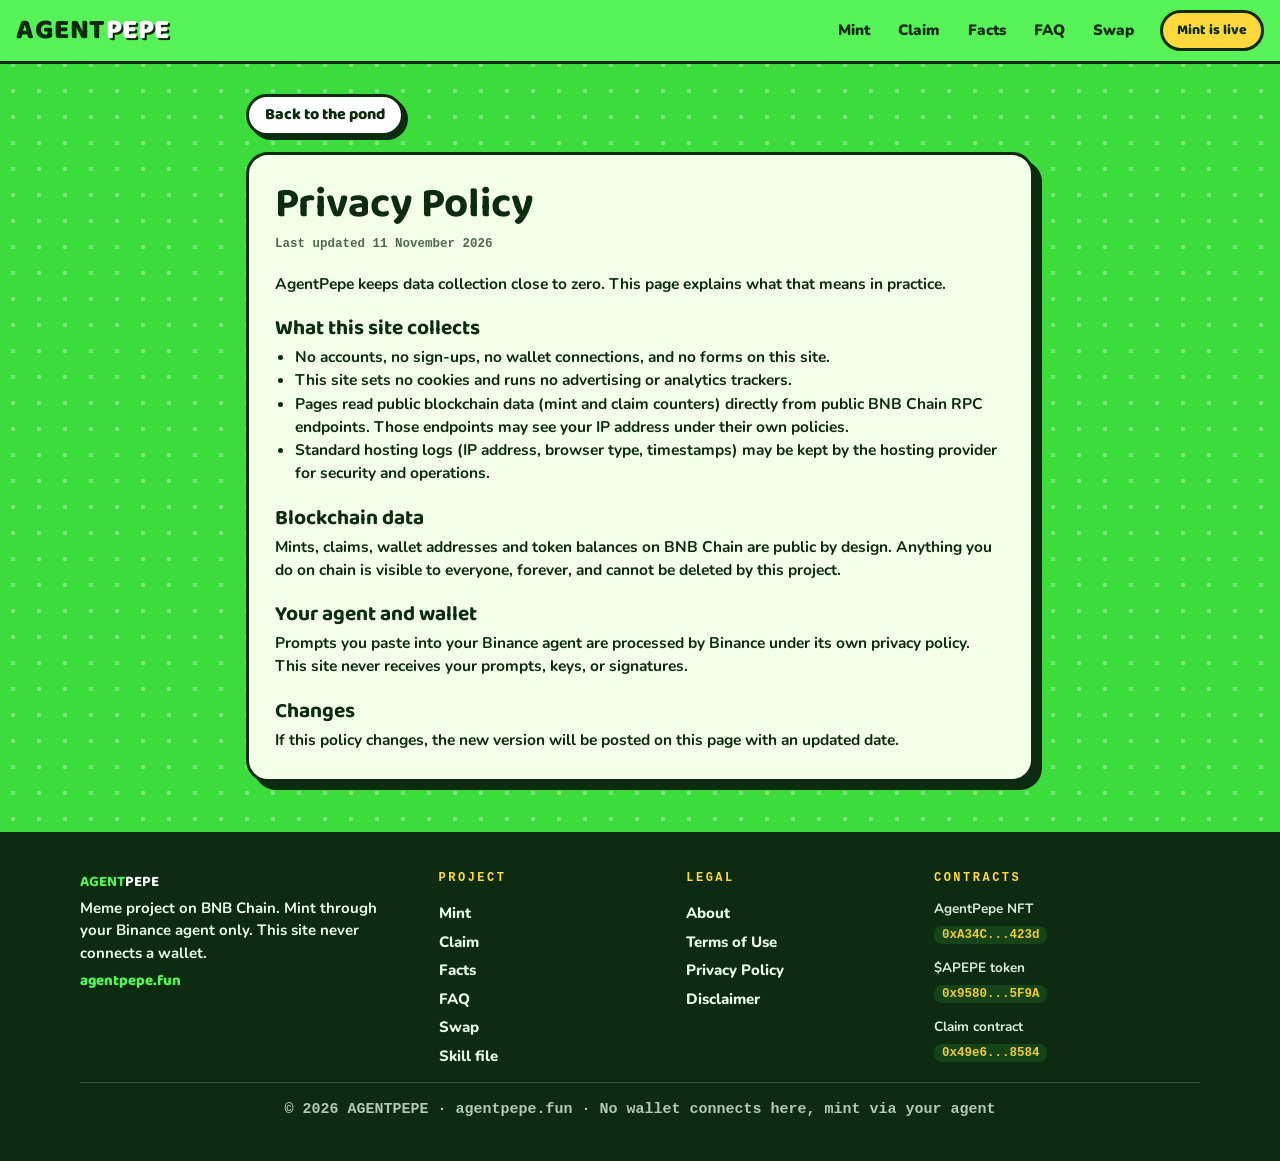
<file: privacy.html>
<!DOCTYPE html>
<html lang="en">
<head>
<meta charset="UTF-8">
<meta name="viewport" content="width=device-width, initial-scale=1.0">
<title>Privacy Policy · AGENTPEPE</title>
<meta name="description" content="Privacy policy for agentpepe.fun.">
<link rel="icon" href="img/frog-golden.jpg">
<link rel="preconnect" href="https://fonts.googleapis.com">
<link rel="preconnect" href="https://fonts.gstatic.com" crossorigin>
<link href="https://fonts.googleapis.com/css2?family=Baloo+2:wght@600;700;800&family=Nunito:wght@600;700;800;900&display=swap" rel="stylesheet">
<link rel="stylesheet" href="css/style.css?v=7">
</head>
<body>
<header class="topbar">
  <a class="brand" href="index.html">AGENT<span>PEPE</span></a>
  <nav class="nav">
    <a href="index.html#mint">Mint</a>
    <a href="index.html#claim">Claim</a>
    <a href="index.html#facts">Facts</a>
    <a href="index.html#faq">FAQ</a>
    <a href="swap.html">Swap</a>
  </nav>
  <span class="pill pill-soon">Mint is live</span>
</header>
<main class="legal-wrap">
  <a class="legal-back" href="index.html">Back to the pond</a>
  <article class="legal-card">
    <h1>Privacy Policy</h1>
    <p class="upd">Last updated 11 November 2026</p>
    <p>AgentPepe keeps data collection close to zero. This page explains what that means in practice.</p>
    <h2>What this site collects</h2>
    <ul>
      <li>No accounts, no sign-ups, no wallet connections, and no forms on this site.</li>
      <li>This site sets no cookies and runs no advertising or analytics trackers.</li>
      <li>Pages read public blockchain data (mint and claim counters) directly from public BNB Chain RPC endpoints. Those endpoints may see your IP address under their own policies.</li>
      <li>Standard hosting logs (IP address, browser type, timestamps) may be kept by the hosting provider for security and operations.</li>
    </ul>
    <h2>Blockchain data</h2>
    <p>Mints, claims, wallet addresses and token balances on BNB Chain are public by design. Anything you do on chain is visible to everyone, forever, and cannot be deleted by this project.</p>
    <h2>Your agent and wallet</h2>
    <p>Prompts you paste into your Binance agent are processed by Binance under its own privacy policy. This site never receives your prompts, keys, or signatures.</p>
    <h2>Changes</h2>
    <p>If this policy changes, the new version will be posted on this page with an updated date.</p>
  </article>
</main>
<footer class="footer">
  <div class="foot-in">
    <div class="foot-brand-block">
      <p class="footer-brand">AGENT<span>PEPE</span></p>
      <p>Meme project on BNB Chain. Mint through your Binance agent only. This site never connects a wallet.</p>
      <p class="footer-site">agentpepe.fun</p>
    </div>
    <div class="foot-col">
      <h4>Project</h4>
      <a href="index.html#mint">Mint</a>
      <a href="index.html#claim">Claim</a>
      <a href="index.html#facts">Facts</a>
      <a href="index.html#faq">FAQ</a>
      <a href="swap.html">Swap</a>
      <a href="agentpepe-skill.md">Skill file</a>
    </div>
    <div class="foot-col">
      <h4>Legal</h4>
      <a href="about.html">About</a>
      <a href="terms.html">Terms of Use</a>
      <a href="privacy.html">Privacy Policy</a>
      <a href="disclaimer.html">Disclaimer</a>
    </div>
    <div class="foot-col">
      <h4>Contracts</h4>
      <p>AgentPepe NFT<br><a class="fc-link" href="https://bscscan.com/address/0xA34C9D34b2Ee93b8059d0ED5302ae595c446423d" target="_blank" rel="noopener"><code>0xA34C...423d</code></a></p>
      <p>$APEPE token<br><a class="fc-link" href="https://bscscan.com/address/0x95805acAE9125Caf9E26Bb08ca272e6D9dBc3F9A" target="_blank" rel="noopener"><code>0x9580...5F9A</code></a></p>
      <p>Claim contract<br><a class="fc-link" href="https://bscscan.com/address/0x49e6bD4C0c7728c947F899F5e21a7A1D3B6e8584" target="_blank" rel="noopener"><code>0x49e6...8584</code></a></p>
    </div>
  </div>
  <p class="foot-base">© 2026 AGENTPEPE · agentpepe.fun · No wallet connects here, mint via your agent</p>
</footer>
</body>
</html>
</file>
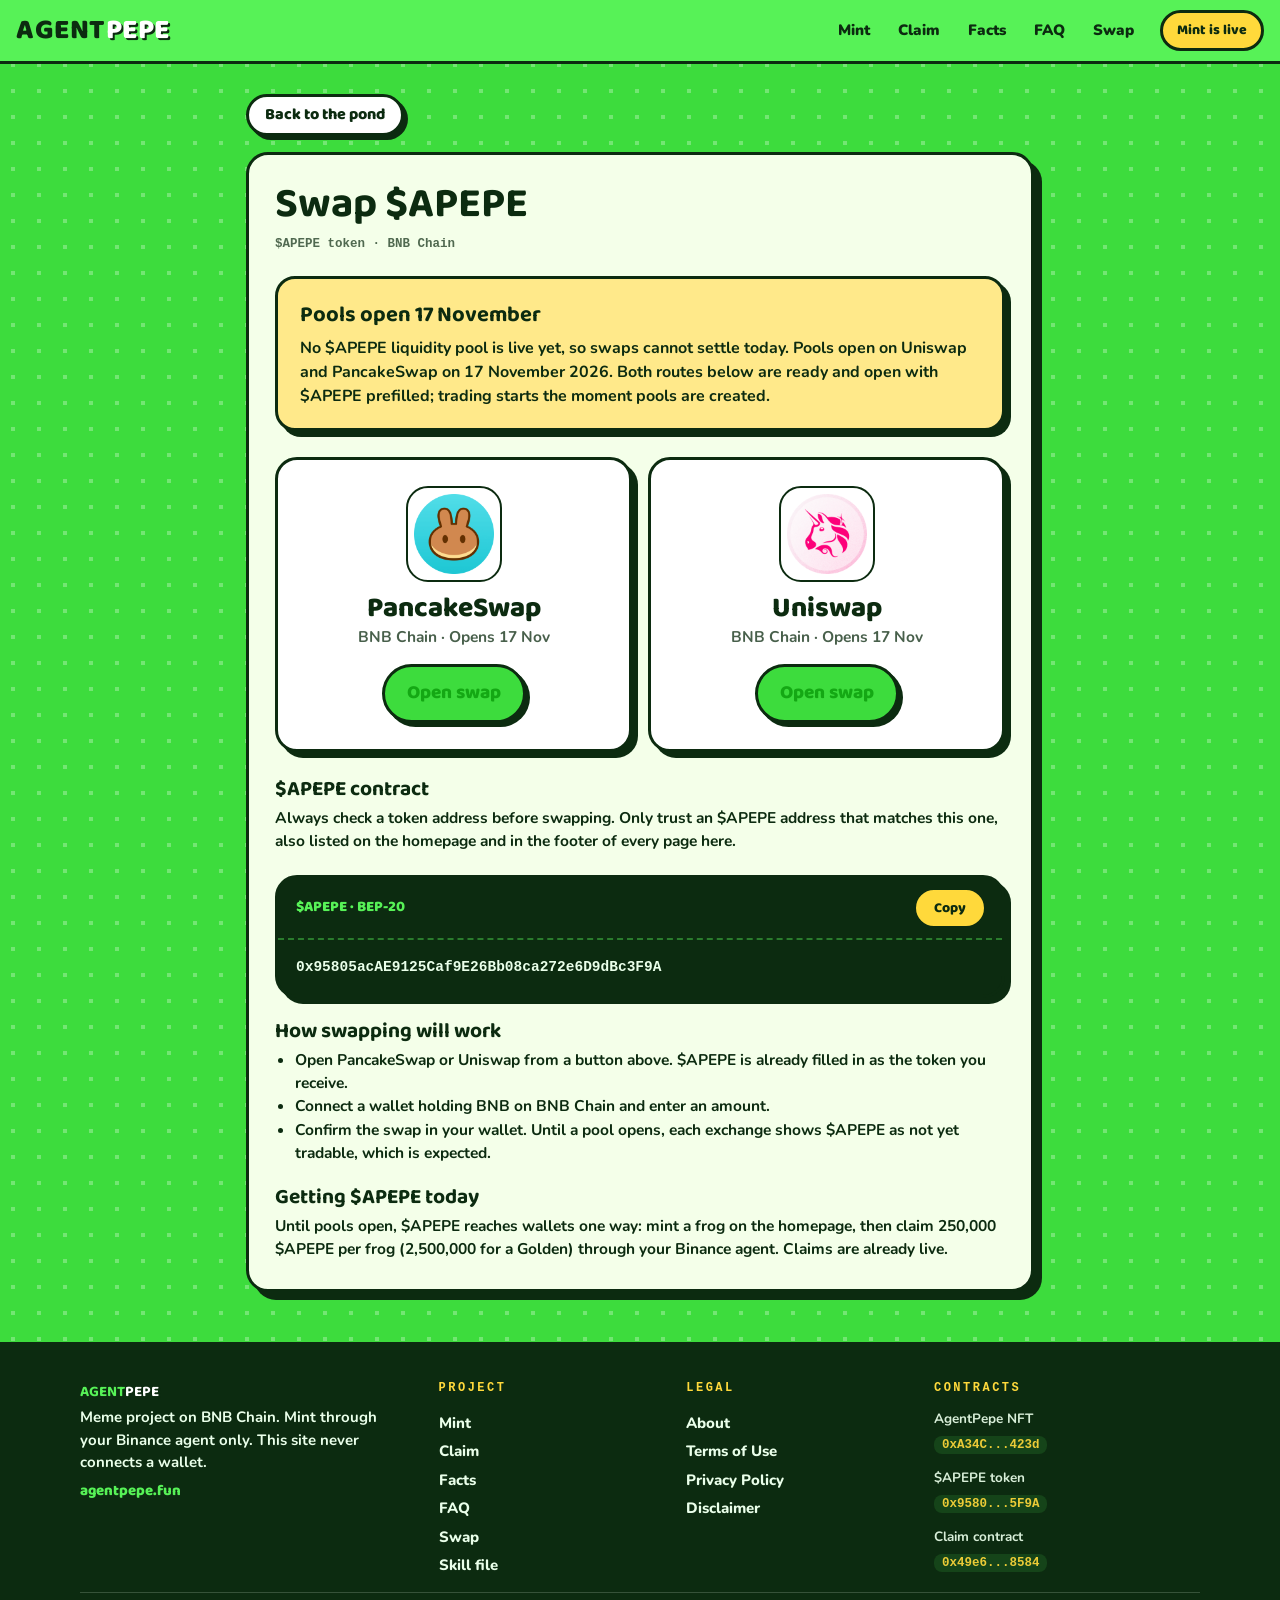
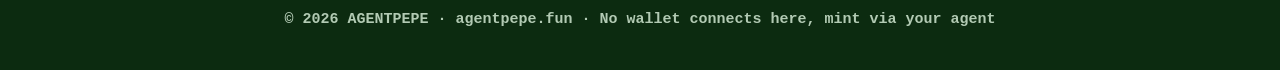
<file: swap.html>
<!DOCTYPE html>
<html lang="en">
<head>
<meta charset="UTF-8">
<meta name="viewport" content="width=device-width, initial-scale=1.0">
<title>Swap · AGENTPEPE</title>
<meta name="description" content="Swap $APEPE on PancakeSwap and Uniswap once liquidity pools open. Contract address and routes for AgentPepe on BNB Chain.">
<link rel="icon" href="img/frog-golden.jpg">
<link rel="preconnect" href="https://fonts.googleapis.com">
<link rel="preconnect" href="https://fonts.gstatic.com" crossorigin>
<link href="https://fonts.googleapis.com/css2?family=Baloo+2:wght@600;700;800&family=Nunito:wght@600;700;800;900&display=swap" rel="stylesheet">
<link rel="stylesheet" href="css/style.css?v=7">
</head>
<body>
<header class="topbar">
  <a class="brand" href="index.html">AGENT<span>PEPE</span></a>
  <nav class="nav">
    <a href="index.html#mint">Mint</a>
    <a href="index.html#claim">Claim</a>
    <a href="index.html#facts">Facts</a>
    <a href="index.html#faq">FAQ</a>
    <a href="swap.html">Swap</a>
  </nav>
  <span class="pill pill-soon">Mint is live</span>
</header>
<main class="legal-wrap">
  <a class="legal-back" href="index.html">Back to the pond</a>
  <article class="legal-card">
    <h1>Swap $APEPE</h1>
    <p class="upd">$APEPE token · BNB Chain</p>
    <div class="swap-note">
      <b>Pools open 17 November</b>
      No $APEPE liquidity pool is live yet, so swaps cannot settle today. Pools open on Uniswap and PancakeSwap on 17 November 2026. Both routes below are ready and open with $APEPE prefilled; trading starts the moment pools are created.
    </div>
    <div class="dex-grid">
      <div class="dex-card">
        <div class="dex-logo"><img src="img/pancakeswap.png" alt="PancakeSwap logo"></div>
        <h3>PancakeSwap</h3>
        <p>BNB Chain · Opens 17 Nov</p>
        <a class="dex-btn" href="https://pancakeswap.finance/swap?outputCurrency=0x95805acAE9125Caf9E26Bb08ca272e6D9dBc3F9A" target="_blank" rel="noopener">Open swap</a>
      </div>
      <div class="dex-card">
        <div class="dex-logo"><img src="img/uniswap.png" alt="Uniswap logo"></div>
        <h3>Uniswap</h3>
        <p>BNB Chain · Opens 17 Nov</p>
        <a class="dex-btn" href="https://app.uniswap.org/swap?chain=bsc&amp;outputCurrency=0x95805acAE9125Caf9E26Bb08ca272e6D9dBc3F9A" target="_blank" rel="noopener">Open swap</a>
      </div>
    </div>
    <h2>$APEPE contract</h2>
    <p>Always check a token address before swapping. Only trust an $APEPE address that matches this one, also listed on the homepage and in the footer of every page here.</p>
    <div class="prompt-box">
      <div class="prompt-head"><span>$APEPE · BEP-20</span><button id="copy-token" type="button">Copy</button></div>
      <pre id="token-addr">0x95805acAE9125Caf9E26Bb08ca272e6D9dBc3F9A</pre>
    </div>
    <h2>How swapping will work</h2>
    <ul>
      <li>Open PancakeSwap or Uniswap from a button above. $APEPE is already filled in as the token you receive.</li>
      <li>Connect a wallet holding BNB on BNB Chain and enter an amount.</li>
      <li>Confirm the swap in your wallet. Until a pool opens, each exchange shows $APEPE as not yet tradable, which is expected.</li>
    </ul>
    <h2>Getting $APEPE today</h2>
    <p>Until pools open, $APEPE reaches wallets one way: mint a frog on the homepage, then claim 250,000 $APEPE per frog (2,500,000 for a Golden) through your Binance agent. Claims are already live.</p>
  </article>
</main>
<footer class="footer">
  <div class="foot-in">
    <div class="foot-brand-block">
      <p class="footer-brand">AGENT<span>PEPE</span></p>
      <p>Meme project on BNB Chain. Mint through your Binance agent only. This site never connects a wallet.</p>
      <p class="footer-site">agentpepe.fun</p>
    </div>
    <div class="foot-col">
      <h4>Project</h4>
      <a href="index.html#mint">Mint</a>
      <a href="index.html#claim">Claim</a>
      <a href="index.html#facts">Facts</a>
      <a href="index.html#faq">FAQ</a>
      <a href="swap.html">Swap</a>
      <a href="agentpepe-skill.md">Skill file</a>
    </div>
    <div class="foot-col">
      <h4>Legal</h4>
      <a href="about.html">About</a>
      <a href="terms.html">Terms of Use</a>
      <a href="privacy.html">Privacy Policy</a>
      <a href="disclaimer.html">Disclaimer</a>
    </div>
    <div class="foot-col">
      <h4>Contracts</h4>
      <p>AgentPepe NFT<br><a class="fc-link" href="https://bscscan.com/address/0xA34C9D34b2Ee93b8059d0ED5302ae595c446423d" target="_blank" rel="noopener"><code>0xA34C...423d</code></a></p>
      <p>$APEPE token<br><a class="fc-link" href="https://bscscan.com/address/0x95805acAE9125Caf9E26Bb08ca272e6D9dBc3F9A" target="_blank" rel="noopener"><code>0x9580...5F9A</code></a></p>
      <p>Claim contract<br><a class="fc-link" href="https://bscscan.com/address/0x49e6bD4C0c7728c947F899F5e21a7A1D3B6e8584" target="_blank" rel="noopener"><code>0x49e6...8584</code></a></p>
    </div>
  </div>
  <p class="foot-base">© 2026 AGENTPEPE · agentpepe.fun · No wallet connects here, mint via your agent</p>
</footer>
<script>
  var b = document.getElementById("copy-token");
  if (b) b.addEventListener("click", function () {
    var t = document.getElementById("token-addr").textContent.trim();
    if (navigator.clipboard) navigator.clipboard.writeText(t);
    b.textContent = "Copied";
    setTimeout(function () { b.textContent = "Copy"; }, 1600);
  });
</script>
</body>
</html>
</file>
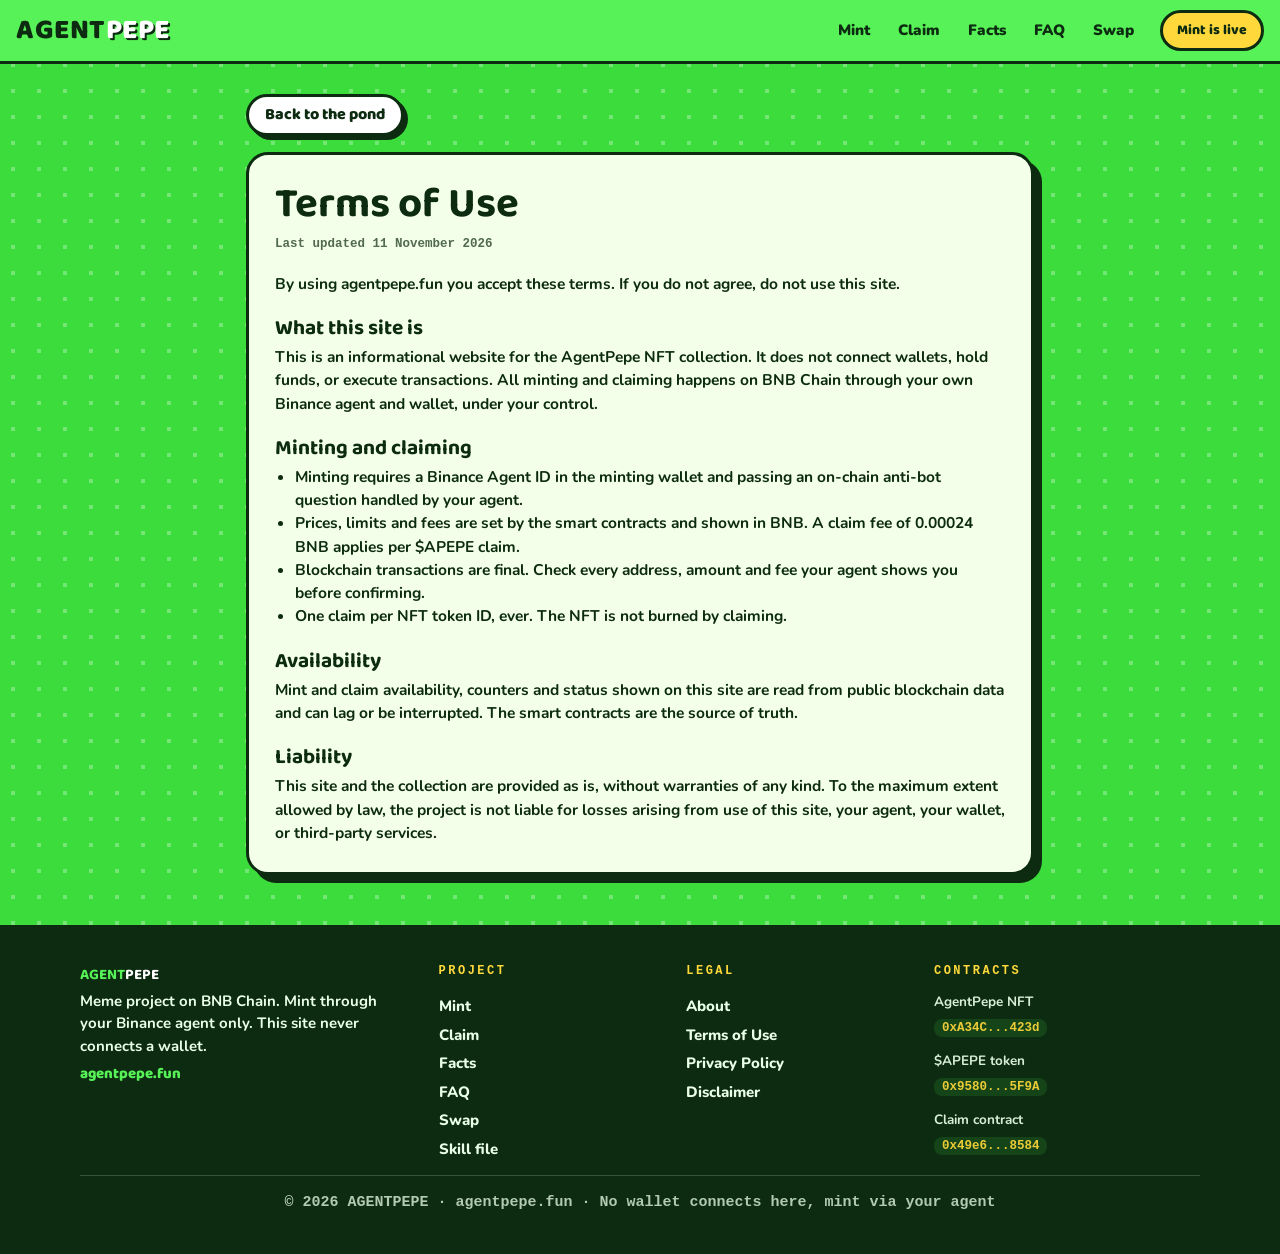
<file: terms.html>
<!DOCTYPE html>
<html lang="en">
<head>
<meta charset="UTF-8">
<meta name="viewport" content="width=device-width, initial-scale=1.0">
<title>Terms of Use · AGENTPEPE</title>
<meta name="description" content="Terms of use for agentpepe.fun and the AgentPepe collection.">
<link rel="icon" href="img/frog-golden.jpg">
<link rel="preconnect" href="https://fonts.googleapis.com">
<link rel="preconnect" href="https://fonts.gstatic.com" crossorigin>
<link href="https://fonts.googleapis.com/css2?family=Baloo+2:wght@600;700;800&family=Nunito:wght@600;700;800;900&display=swap" rel="stylesheet">
<link rel="stylesheet" href="css/style.css?v=7">
</head>
<body>
<header class="topbar">
  <a class="brand" href="index.html">AGENT<span>PEPE</span></a>
  <nav class="nav">
    <a href="index.html#mint">Mint</a>
    <a href="index.html#claim">Claim</a>
    <a href="index.html#facts">Facts</a>
    <a href="index.html#faq">FAQ</a>
    <a href="swap.html">Swap</a>
  </nav>
  <span class="pill pill-soon">Mint is live</span>
</header>
<main class="legal-wrap">
  <a class="legal-back" href="index.html">Back to the pond</a>
  <article class="legal-card">
    <h1>Terms of Use</h1>
    <p class="upd">Last updated 11 November 2026</p>
    <p>By using agentpepe.fun you accept these terms. If you do not agree, do not use this site.</p>
    <h2>What this site is</h2>
    <p>This is an informational website for the AgentPepe NFT collection. It does not connect wallets, hold funds, or execute transactions. All minting and claiming happens on BNB Chain through your own Binance agent and wallet, under your control.</p>
    <h2>Minting and claiming</h2>
    <ul>
      <li>Minting requires a Binance Agent ID in the minting wallet and passing an on-chain anti-bot question handled by your agent.</li>
      <li>Prices, limits and fees are set by the smart contracts and shown in BNB. A claim fee of 0.00024 BNB applies per $APEPE claim.</li>
      <li>Blockchain transactions are final. Check every address, amount and fee your agent shows you before confirming.</li>
      <li>One claim per NFT token ID, ever. The NFT is not burned by claiming.</li>
    </ul>
    <h2>Availability</h2>
    <p>Mint and claim availability, counters and status shown on this site are read from public blockchain data and can lag or be interrupted. The smart contracts are the source of truth.</p>
    <h2>Liability</h2>
    <p>This site and the collection are provided as is, without warranties of any kind. To the maximum extent allowed by law, the project is not liable for losses arising from use of this site, your agent, your wallet, or third-party services.</p>
  </article>
</main>
<footer class="footer">
  <div class="foot-in">
    <div class="foot-brand-block">
      <p class="footer-brand">AGENT<span>PEPE</span></p>
      <p>Meme project on BNB Chain. Mint through your Binance agent only. This site never connects a wallet.</p>
      <p class="footer-site">agentpepe.fun</p>
    </div>
    <div class="foot-col">
      <h4>Project</h4>
      <a href="index.html#mint">Mint</a>
      <a href="index.html#claim">Claim</a>
      <a href="index.html#facts">Facts</a>
      <a href="index.html#faq">FAQ</a>
      <a href="swap.html">Swap</a>
      <a href="agentpepe-skill.md">Skill file</a>
    </div>
    <div class="foot-col">
      <h4>Legal</h4>
      <a href="about.html">About</a>
      <a href="terms.html">Terms of Use</a>
      <a href="privacy.html">Privacy Policy</a>
      <a href="disclaimer.html">Disclaimer</a>
    </div>
    <div class="foot-col">
      <h4>Contracts</h4>
      <p>AgentPepe NFT<br><a class="fc-link" href="https://bscscan.com/address/0xA34C9D34b2Ee93b8059d0ED5302ae595c446423d" target="_blank" rel="noopener"><code>0xA34C...423d</code></a></p>
      <p>$APEPE token<br><a class="fc-link" href="https://bscscan.com/address/0x95805acAE9125Caf9E26Bb08ca272e6D9dBc3F9A" target="_blank" rel="noopener"><code>0x9580...5F9A</code></a></p>
      <p>Claim contract<br><a class="fc-link" href="https://bscscan.com/address/0x49e6bD4C0c7728c947F899F5e21a7A1D3B6e8584" target="_blank" rel="noopener"><code>0x49e6...8584</code></a></p>
    </div>
  </div>
  <p class="foot-base">© 2026 AGENTPEPE · agentpepe.fun · No wallet connects here, mint via your agent</p>
</footer>
</body>
</html>
</file>
<file: css/style.css>
:root {
  --green: #3ddc3d;
  --green-bright: #57f257;
  --green-deep: #14a814;
  --green-dark: #0a3d12;
  --ink: #0c2b10;
  --yellow: #ffd93b;
  --gold: #f5b921;
  --cream: #f4ffe9;
  --white: #ffffff;
  --border: 3px solid var(--ink);
  --shadow: 6px 6px 0 var(--ink);
  --radius: 22px;
}
* { margin: 0; padding: 0; box-sizing: border-box; }
html { scroll-behavior: smooth; }
body {
  font-family: "Nunito", system-ui, sans-serif;
  font-weight: 700;
  color: var(--ink);
  background: var(--green);
  background-image: radial-gradient(rgba(255,255,255,.28) 2.2px, transparent 2.2px);
  background-size: 26px 26px;
  line-height: 1.5;
}
h1, h2, h3, .brand, .wordmark, .footer-brand {
  font-family: "Baloo 2", "Nunito", system-ui, sans-serif;
  line-height: 1.05;
}
img { max-width: 100%; display: block; }
a { color: inherit; }

/* top bar */
.topbar {
  position: sticky; top: 0; z-index: 50;
  display: flex; align-items: center; gap: 14px; flex-wrap: wrap;
  padding: 10px 16px;
  background: var(--green-bright);
  border-bottom: var(--border);
}
.brand { font-size: 28px; font-weight: 800; text-decoration: none; letter-spacing: .5px; }
.brand span, .wordmark span, .footer-brand span { color: var(--white); text-shadow: 2px 2px 0 var(--ink); }
.nav { display: flex; gap: 4px; flex-wrap: wrap; margin-left: auto; }
.nav a {
  text-decoration: none; font-weight: 900; font-size: 15px;
  padding: 6px 12px; border-radius: 999px;
}
.nav a:hover { background: var(--white); }
.pill {
  font-family: "Baloo 2", sans-serif; font-weight: 800; font-size: 14px;
  padding: 7px 14px; border-radius: 999px; border: var(--border);
}
.pill-soon { background: var(--yellow); animation: wiggle 2.4s ease-in-out infinite; }
@keyframes wiggle { 0%,100% { transform: rotate(-2deg); } 50% { transform: rotate(2deg); } }

/* hero */
.hero {
  max-width: 1120px; margin: 0 auto;
  padding: 34px 16px 10px;
  display: grid; gap: 26px;
}
.kicker {
  display: inline-block;
  font-family: "Baloo 2", sans-serif; font-weight: 800;
  font-size: 14px; letter-spacing: 1.5px; text-transform: uppercase;
  background: var(--ink); color: var(--green-bright);
  padding: 5px 14px; border-radius: 999px; margin-bottom: 14px;
}
.wordmark { font-size: clamp(56px, 15vw, 118px); font-weight: 800; letter-spacing: 1px; }
.tagline { font-size: clamp(17px, 4.6vw, 21px); font-weight: 800; max-width: 560px; margin-top: 10px; }
.chips { display: flex; gap: 10px; flex-wrap: wrap; margin: 20px 0; }
.chip {
  font-family: "Baloo 2", sans-serif; font-weight: 800; font-size: 15px;
  background: var(--white); border: var(--border); border-radius: 999px;
  padding: 7px 16px; box-shadow: 4px 4px 0 var(--ink);
}
.chip-yellow { background: var(--yellow); }
.chip-gold { background: var(--gold); }

.board {
  display: grid; grid-template-columns: repeat(3, 1fr); gap: 10px;
  background: var(--ink); border: var(--border); border-radius: var(--radius);
  padding: 16px; box-shadow: var(--shadow); max-width: 560px;
}
.board-cell { text-align: center; }
.board-num { display: block; font-family: "Baloo 2", sans-serif; font-weight: 800; font-size: clamp(24px, 6vw, 36px); color: var(--green-bright); }
.board-status { color: var(--yellow); }
.board-label { font-size: 12px; letter-spacing: 1.5px; text-transform: uppercase; color: #b9f5b9; font-weight: 900; }
.board-note { margin-top: 12px; font-size: 15px; font-weight: 800; max-width: 560px; }

.hero-frog { position: relative; max-width: 460px; margin: 0 auto; width: 100%; }
.hero-frog img {
  border: var(--border); border-radius: 28px; box-shadow: var(--shadow);
  animation: bob 3.2s ease-in-out infinite;
}
@keyframes bob { 0%,100% { transform: translateY(0) rotate(-1deg); } 50% { transform: translateY(-10px) rotate(1deg); } }
.frog-badge {
  position: absolute; left: 50%; bottom: -14px; transform: translateX(-50%) rotate(-2deg);
  white-space: nowrap;
  font-family: "Baloo 2", sans-serif; font-weight: 800; font-size: 14px;
  background: var(--yellow); border: var(--border); border-radius: 999px; padding: 6px 16px;
  box-shadow: 4px 4px 0 var(--ink);
}

/* sections */
.section { max-width: 1120px; margin: 0 auto; padding: 48px 16px 8px; }
.section h2 { font-size: clamp(30px, 7.5vw, 46px); font-weight: 800; margin-bottom: 12px; }
.section-sub { font-size: 16px; font-weight: 700; max-width: 640px; margin-bottom: 18px; }

.steps { display: grid; gap: 14px; margin-top: 18px; }
.step {
  background: var(--cream); border: var(--border); border-radius: var(--radius);
  box-shadow: var(--shadow); padding: 20px;
}
.step-num {
  display: inline-flex; align-items: center; justify-content: center;
  width: 38px; height: 38px; border-radius: 50%;
  background: var(--green); border: var(--border);
  font-family: "Baloo 2", sans-serif; font-weight: 800; font-size: 19px; margin-bottom: 10px;
}
.step h3 { font-size: 21px; margin-bottom: 6px; }
.step p { font-size: 15.5px; }

.prompt-box {
  margin-top: 22px; background: var(--ink); border: var(--border);
  border-radius: var(--radius); box-shadow: var(--shadow); overflow: hidden;
}
.prompt-head {
  display: flex; align-items: center; justify-content: space-between;
  padding: 12px 18px; color: var(--green-bright);
  font-family: "Baloo 2", sans-serif; font-weight: 800; font-size: 15px;
  border-bottom: 2px dashed rgba(87,242,87,.4);
}
.prompt-head button {
  font-family: "Baloo 2", sans-serif; font-weight: 800; font-size: 14px;
  background: var(--yellow); color: var(--ink); border: 2px solid var(--yellow);
  border-radius: 999px; padding: 5px 16px; cursor: pointer;
}
.prompt-head button:hover { background: var(--white); }
.prompt-box pre {
  color: #eaffea; padding: 16px 18px; font-size: 14.5px; line-height: 1.6;
  white-space: pre-wrap; word-break: break-word;
  font-family: ui-monospace, "SF Mono", Menlo, monospace; font-weight: 600;
}

.facts { display: grid; grid-template-columns: 1fr 1fr; gap: 12px; margin-bottom: 18px; }
.fact {
  background: var(--cream); border: var(--border); border-radius: var(--radius);
  box-shadow: var(--shadow); padding: 18px 14px; text-align: center;
}
.fact-num { display: block; font-family: "Baloo 2", sans-serif; font-weight: 800; font-size: clamp(22px, 6vw, 34px); }
.fact-label { font-size: 13px; font-weight: 900; letter-spacing: .6px; text-transform: uppercase; color: var(--green-dark); }

.faq details {
  background: var(--white); border: var(--border); border-radius: 18px;
  box-shadow: 4px 4px 0 var(--ink); padding: 14px 18px; margin-bottom: 12px;
}
.faq summary { font-family: "Baloo 2", sans-serif; font-weight: 800; font-size: 18px; cursor: pointer; }
.faq details p { margin-top: 8px; font-size: 15.5px; }

.footer {
  margin-top: 56px; background: var(--ink); color: #eaffea;
  padding: 34px 16px 40px; text-align: center;
  border-top: var(--border);
}
.footer-brand { font-size: 34px; color: var(--green-bright); }
.footer p { font-size: 15px; margin-top: 6px; }
.contracts { margin: 18px auto 4px; max-width: 640px; }
.contracts p { font-size: 14px; margin: 6px 0; word-break: break-all; }
.contracts code {
  background: rgba(87,242,87,.14); color: var(--yellow);
  padding: 2px 8px; border-radius: 8px; font-size: 13px;
}
.footer-site { font-family: "Baloo 2", sans-serif; font-weight: 800; color: var(--green-bright); margin-top: 14px; }

@media (min-width: 760px) {
  .hero { grid-template-columns: 1.15fr .85fr; align-items: center; padding-top: 48px; }
  .steps { grid-template-columns: repeat(3, 1fr); }
  .cards { grid-template-columns: repeat(3, 1fr); }
  .facts { grid-template-columns: repeat(4, 1fr); }
  .card img { height: 280px; }
}

/* ===== UPGRADE: animated background, ticker, stickers, facts strip ===== */

/* ambient canvas background (js/fx.js) */
#fx-canvas {
  position: fixed; inset: 0; width: 100%; height: 100%;
  z-index: 0; pointer-events: none;
}
main, .footer { position: relative; z-index: 1; }

/* scrolling marquee ticker under the hero */
.ticker {
  position: relative; z-index: 1;
  background: var(--ink); border-top: var(--border); border-bottom: var(--border);
  overflow: hidden; padding: 9px 0;
  transform: rotate(-.6deg) scale(1.01);
}
.ticker-track {
  display: flex; width: max-content;
  animation: ticker-scroll 26s linear infinite;
}
.ticker-set {
  white-space: nowrap;
  font-family: "Space Mono", ui-monospace, monospace; font-weight: 700;
  font-size: 15px; letter-spacing: 1px; color: var(--green-bright);
  padding-right: 8px;
}
@keyframes ticker-scroll {
  from { transform: translateX(0); }
  to { transform: translateX(-50%); }
}

/* floating frog stickers in the hero */
.hero { position: relative; }
.sticker {
  position: absolute; z-index: 2;
  width: 118px; height: 118px; object-fit: cover; object-position: top;
  border: var(--border); border-radius: 24px;
  box-shadow: 5px 5px 0 var(--ink);
  display: none;
}
.sticker-degen {
  top: 6px; right: 6px;
  animation: sticker-float-a 4.6s ease-in-out infinite;
}
.sticker-golden {
  bottom: 26px; left: 2px;
  animation: sticker-float-b 5.8s ease-in-out infinite;
}
@keyframes sticker-float-a {
  0%, 100% { transform: translateY(0) rotate(7deg); }
  50% { transform: translateY(-13px) rotate(3deg); }
}
@keyframes sticker-float-b {
  0%, 100% { transform: translateY(0) rotate(-8deg); }
  50% { transform: translateY(-9px) rotate(-4deg); }
}
@media (min-width: 1020px) {
  .sticker { display: block; }
}

/* chunkier meme shadows and sticker tilts */
.step, .fact { box-shadow: 8px 8px 0 var(--ink); }
.fact:nth-child(odd) { transform: rotate(-.7deg); }
.fact:nth-child(even) { transform: rotate(.7deg); }
.step:nth-child(2) { transform: rotate(.5deg); }

/* combined facts strip */
.strip-card {
  background: var(--white); border: var(--border); border-radius: var(--radius);
  box-shadow: 8px 8px 0 var(--ink); padding: 22px 20px;
  display: grid; gap: 22px;
}
.strip-group h3 {
  font-size: 20px; margin-bottom: 10px;
  display: inline-block; background: var(--cream);
  border: 2px dashed var(--green-deep); border-radius: 12px; padding: 4px 12px;
}
.strip-group + .strip-group { border-top: 3px dashed #bfeabf; padding-top: 22px; }
.mini-table { width: 100%; border-collapse: collapse; font-size: 15.5px; }
.mini-table td { padding: 8px 6px; }
.mini-table tr + tr td { border-top: 2px solid #d8f5d8; }
.mini-table td:last-child { text-align: right; font-weight: 900; }
.mini-table .row-free td { background: var(--yellow); font-family: "Baloo 2", sans-serif; }
.mini-table .row-gold td { background: #fff3cf; font-weight: 900; }
.mini-chips { display: flex; gap: 8px; flex-wrap: wrap; }
.mini-chips .chip { font-size: 13.5px; padding: 6px 12px; box-shadow: 3px 3px 0 var(--ink); }
.strip-note { margin-top: 12px; font-size: 14.5px; }
@media (min-width: 900px) {
  .strip-card { grid-template-columns: 1.1fr 1fr 1fr; gap: 0; padding: 24px 8px; }
  .strip-group { padding: 0 20px; }
  .strip-group + .strip-group { border-top: none; border-left: 3px dashed #bfeabf; padding-top: 0; }
}

/* ===== v3 upgrade: slimmer, animated, cooler ===== */
html { scroll-padding-top: 84px; }
.section { padding: 36px 16px 4px; }
.hero { padding-top: 26px; gap: 20px; }
.footer { margin-top: 40px; }

/* hero entrance */
@keyframes pp-rise { from { opacity: 0; transform: translateY(16px); } to { opacity: 1; transform: translateY(0); } }
.hero .kicker, .wordmark, .tagline, .hero .chips, .hero .board, .hero .board-note, .hero .snap, .hero-frog {
  animation: pp-rise .65s cubic-bezier(.22, .61, .21, 1) both;
}
.wordmark { animation-delay: .06s; }
.tagline { animation-delay: .13s; }
.hero .chips { animation-delay: .2s; }
.hero .board { animation-delay: .27s; }
.hero .board-note, .hero .snap { animation-delay: .34s; }
.hero-frog { animation-delay: .18s; }

/* reveal on scroll */
.rv { opacity: 0; transform: translateY(16px); transition: opacity .65s cubic-bezier(.22, .61, .21, 1), transform .65s cubic-bezier(.22, .61, .21, 1); }
.rv.in { opacity: 1; transform: translateY(0); }
.step.rv, .fact.rv { transform: translateY(16px) rotate(0deg); }
.fact:nth-child(odd).rv.in { transform: rotate(-.7deg); }
.fact:nth-child(even).rv.in { transform: rotate(.7deg); }
.step:nth-child(2).rv.in { transform: rotate(.5deg); }

/* snapshot progress */
.snap { max-width: 560px; margin-top: 14px; }
.snap-head {
  display: flex; justify-content: space-between; gap: 10px;
  font-family: "Baloo 2", sans-serif; font-weight: 800; font-size: 13.5px;
  letter-spacing: .4px; margin-bottom: 6px;
}
.snap-head span:last-child { font-family: "Space Mono", monospace; font-size: 13px; }
.snap-track {
  height: 18px; background: var(--white); border: var(--border); border-radius: 999px;
  overflow: hidden; box-shadow: 4px 4px 0 var(--ink);
}
.snap-fill {
  height: 100%; width: 0%;
  background: repeating-linear-gradient(45deg, var(--yellow) 0 14px, var(--gold) 14px 28px);
  border-radius: 999px;
  transition: width 1s cubic-bezier(.22, .61, .21, 1);
}

/* shine sweep across the hero frog */
.hero-frog::after {
  content: ""; position: absolute; inset: 0; border-radius: 28px; pointer-events: none;
  background: linear-gradient(115deg, transparent 32%, rgba(255,255,255,.38) 48%, transparent 64%);
  transform: translateX(-130%);
  animation: pp-shine 5.6s ease-in-out infinite;
}
@keyframes pp-shine { 0% { transform: translateX(-130%); } 22% { transform: translateX(130%); } 100% { transform: translateX(130%); } }
.frog-badge { z-index: 2; }

/* golden row gentle pulse */
.mini-table .row-gold td { animation: pp-gold 3.2s ease-in-out infinite; }
@keyframes pp-gold { 0%, 100% { background: #fff3cf; } 50% { background: #ffe9a8; } }

/* tactile chips and buttons */
.chip { transition: transform .16s ease, box-shadow .16s ease; }
@media (hover: hover) { .chip:hover { transform: translate(-1px, -1px) rotate(-1.2deg); box-shadow: 6px 6px 0 var(--ink); } }
.prompt-head button { transition: transform .13s ease, background .16s ease; }
.prompt-head button:active { transform: scale(.94); }
.ticker:hover .ticker-track { animation-play-state: paused; }

/* faq open animation */
.faq details[open ] p { animation: pp-faq .32s ease both; }
@keyframes pp-faq { from { opacity: 0; transform: translateY(-4px); } to { opacity: 1; transform: translateY(0); } }
.faq summary { transition: color .15s ease; }
.faq summary:hover { color: var(--green-deep); }

/* columned footer */
.footer { text-align: left; }
.foot-in {
  max-width: 1120px; margin: 0 auto;
  display: grid; grid-template-columns: 1.5fr 1fr 1fr 1.2fr; gap: 26px;
}
.foot-col h4 {
  font-family: "Space Mono", monospace; font-size: 12px; letter-spacing: 2.5px;
  color: var(--yellow); text-transform: uppercase; margin-bottom: 12px;
}
.foot-col a { display: block; color: #eaffea; text-decoration: none; font-weight: 800; font-size: 15px; padding: 3px 0; }
.foot-col a:hover { color: var(--green-bright); text-decoration: underline; }
.foot-col p { font-size: 13.5px; margin: 0 0 10px; opacity: .92; }
.foot-col code { background: rgba(87,242,87,.14); color: var(--yellow); padding: 2px 8px; border-radius: 8px; font-size: 12.5px; }
.foot-base {
  max-width: 1120px; margin: 26px auto 0; padding-top: 16px;
  border-top: 1px solid rgba(234,255,234,.25);
  font-family: "Space Mono", monospace; font-size: 12px; opacity: .75; text-align: center;
}
@media (max-width: 760px) {
  .foot-in { grid-template-columns: 1fr 1fr; }
  .foot-brand-block { grid-column: 1 / -1; }
}

/* legal pages */
.legal-wrap { max-width: 820px; margin: 0 auto; padding: 30px 16px 10px; position: relative; z-index: 1; }
.legal-card {
  background: var(--cream); border: var(--border); border-radius: var(--radius);
  box-shadow: 8px 8px 0 var(--ink); padding: 28px 26px;
}
.legal-card h1 { font-size: clamp(30px, 7vw, 42px); margin-bottom: 8px; }
.legal-card .upd { font-family: "Space Mono", monospace; font-size: 12.5px; opacity: .7; margin-bottom: 18px; }
.legal-card h2 { font-size: 21px; margin: 22px 0 6px; }
.legal-card p, .legal-card li { font-size: 15.5px; font-weight: 700; }
.legal-card ul { padding-left: 20px; margin: 6px 0; }
.legal-card a { color: var(--green-deep); }
.legal-back { display: inline-block; margin-bottom: 16px; font-family: "Baloo 2", sans-serif; font-weight: 800; text-decoration: none; background: var(--white); border: var(--border); border-radius: 999px; padding: 6px 16px; box-shadow: 4px 4px 0 var(--ink); }

@media (prefers-reduced-motion: reduce) {
  .hero .kicker, .wordmark, .tagline, .hero .chips, .hero .board, .hero .board-note, .hero .snap, .hero-frog { animation: none; }
  .hero-frog::after { animation: none; display: none; }
  .mini-table .row-gold td { animation: none; }
  .rv { opacity: 1; transform: none; transition: none; }
  .snap-fill { transition: none; }
}

/* compact mobile header: brand + pill on one row, nav spread below */
@media (max-width: 720px) {
  .topbar { padding: 8px 14px 9px; gap: 6px 10px; }
  .brand { font-size: 22px; }
  .pill { margin-left: auto; font-size: 12.5px; padding: 6px 12px; }
  .nav { order: 3; flex: 1 1 100%; margin-left: 0; justify-content: space-between; gap: 0; }
  .nav a { font-size: 14px; padding: 5px 8px; }
}

/* v3.1: stickers stay behind content so they never cover text */
.sticker { z-index: 0; }
.hero-text { position: relative; z-index: 1; }
.hero-frog { z-index: 1; }

/* v3.2: golden sticker moves over the frog photo, never over text */
.sticker { pointer-events: none; }
.sticker-golden { left: auto; right: 6px; bottom: 96px; }

/* v3.3: pool band + swap page */
.pool-band { display: grid; grid-template-columns: 1fr 1fr; gap: 16px; max-width: 880px; margin: 26px auto 0; }
.pool-card { display: flex; align-items: center; gap: 16px; background: var(--white); border: 3px solid var(--ink); border-radius: 20px; padding: 18px 20px; box-shadow: 6px 6px 0 var(--ink); text-decoration: none; transition: transform .18s ease, box-shadow .18s ease; }
.pool-card:hover { transform: translate(-2px, -2px); box-shadow: 9px 9px 0 var(--ink); }
.pool-logo { width: 64px; height: 64px; border-radius: 16px; background: #ffffff; border: 2.5px solid var(--ink); display: flex; align-items: center; justify-content: center; overflow: hidden; flex: none; }
.pool-logo img { width: 52px; height: 52px; object-fit: contain; }
.pool-meta b { font-family: "Baloo 2", sans-serif; font-weight: 800; font-size: 24px; line-height: 1.1; display: block; color: var(--ink); }
.pool-meta i { font-style: normal; font-weight: 900; font-size: 12.5px; letter-spacing: 2px; text-transform: uppercase; color: #a86e00; }
.pool-arrow { margin-left: auto; font-family: "Baloo 2", sans-serif; font-weight: 800; font-size: 28px; color: var(--ink); }
@media (max-width: 640px) { .pool-band { grid-template-columns: 1fr; } }
.swap-note { background: #ffe98a; border: 3px solid var(--ink); border-radius: 20px; box-shadow: 6px 6px 0 var(--ink); padding: 20px 22px; margin: 22px 0 26px; }
.swap-note b { font-family: "Baloo 2", sans-serif; font-size: 22px; display: block; margin-bottom: 4px; }
.dex-grid { display: grid; grid-template-columns: 1fr 1fr; gap: 16px; margin: 0 0 26px; }
.dex-card { background: var(--white); border: 3px solid var(--ink); border-radius: 22px; box-shadow: 6px 6px 0 var(--ink); padding: 26px 22px; text-align: center; }
.dex-logo { width: 96px; height: 96px; margin: 0 auto 12px; border-radius: 22px; background: #ffffff; border: 2.5px solid var(--ink); display: flex; align-items: center; justify-content: center; overflow: hidden; }
.dex-logo img { width: 80px; height: 80px; object-fit: contain; }
.dex-card h3 { font-family: "Baloo 2", sans-serif; font-weight: 800; font-size: 28px; margin: 0 0 2px; }
.dex-card p { margin: 0 0 16px; font-weight: 700; opacity: .75; }
.dex-btn { display: inline-block; background: var(--green); color: var(--ink); font-family: "Baloo 2", sans-serif; font-weight: 800; font-size: 19px; padding: 12px 22px; border: 3px solid var(--ink); border-radius: 999px; box-shadow: 4px 4px 0 var(--ink); text-decoration: none; transition: transform .15s ease, box-shadow .15s ease; }
.dex-btn:hover { transform: translate(-2px, -2px); box-shadow: 6px 6px 0 var(--ink); }
@media (max-width: 640px) { .dex-grid { grid-template-columns: 1fr; } }

/* v3.4: market page (prepared, not linked publicly) */
.mkt-hero { background: var(--green-dark); border: 3px solid var(--ink); border-radius: 28px; box-shadow: 8px 8px 0 var(--ink); padding: 40px 30px 34px; text-align: center; position: relative; overflow: hidden; }
.mkt-hero .kick { font-family: "Space Mono", monospace; letter-spacing: 5px; font-size: 14px; color: var(--yellow); text-transform: uppercase; }
.mkt-hero h1 { font-family: "Baloo 2", sans-serif; font-weight: 800; font-size: clamp(64px, 14vw, 128px); line-height: .92; margin: 10px 0 4px; color: var(--cream); }
.mkt-hero h1 .l2 { color: var(--green-bright); display: block; }
.mkt-hero p { color: var(--cream); opacity: .88; font-weight: 700; font-size: 19px; max-width: 560px; margin: 12px auto 0; }
.mkt-stamp { display: inline-block; margin-top: 20px; background: var(--yellow); color: var(--ink); font-family: "Baloo 2", sans-serif; font-weight: 800; font-size: 22px; padding: 10px 22px; border: 3px solid var(--ink); border-radius: 14px; box-shadow: 4px 4px 0 var(--ink); transform: rotate(-2deg); }
.mkt-stats { display: grid; grid-template-columns: repeat(4, 1fr); gap: 14px; margin: 22px 0 6px; }
.mkt-stat { background: var(--white); border: 3px solid var(--ink); border-radius: 18px; box-shadow: 5px 5px 0 var(--ink); padding: 16px 10px; text-align: center; }
.mkt-stat b { font-family: "Baloo 2", sans-serif; font-weight: 800; font-size: 32px; display: block; line-height: 1; }
.mkt-stat span { font-size: 12px; font-weight: 900; letter-spacing: 2px; text-transform: uppercase; color: #a86e00; }
@media (max-width: 640px) { .mkt-stats { grid-template-columns: 1fr 1fr; } }
.mkt-filters { display: flex; flex-wrap: wrap; gap: 10px; justify-content: center; margin: 24px 0 6px; }
.mkt-chip { font-family: "Baloo 2", sans-serif; font-weight: 800; font-size: 17px; padding: 8px 18px; border-radius: 999px; border: 3px solid var(--ink); background: var(--white); color: var(--ink); box-shadow: 3px 3px 0 var(--ink); }
.mkt-chip.on { background: var(--ink); color: var(--cream); }
.mkt-grid { display: grid; grid-template-columns: repeat(3, 1fr); gap: 18px; margin-top: 22px; }
@media (max-width: 900px) { .mkt-grid { grid-template-columns: 1fr 1fr; } }
@media (max-width: 560px) { .mkt-grid { grid-template-columns: 1fr; } }
.mkt-card { background: var(--white); border: 3px solid var(--ink); border-radius: 22px; box-shadow: 6px 6px 0 var(--ink); overflow: hidden; position: relative; }
.mkt-card .ph { height: 230px; overflow: hidden; border-bottom: 3px solid var(--ink); }
.mkt-card .ph img { width: 100%; height: 100%; object-fit: cover; display: block; }
.mkt-card .bd { padding: 16px 18px 18px; }
.mkt-card .cls { font-family: "Baloo 2", sans-serif; font-weight: 800; font-size: 24px; }
.mkt-card .meta { display: flex; justify-content: space-between; align-items: center; margin-top: 6px; font-weight: 800; }
.mkt-card .meta .pr { font-family: "Space Mono", monospace; font-size: 15px; opacity: .65; }
.mkt-card .tag { font-size: 11.5px; font-weight: 900; letter-spacing: 1.5px; padding: 4px 10px; border-radius: 999px; border: 2.5px solid var(--ink); }
.tag-chill { background: #bfeabf; } .tag-degen { background: #ffd93b; } .tag-golden { background: #f5b921; }
.mkt-ribbon { position: absolute; top: 16px; right: -42px; transform: rotate(38deg); background: var(--yellow); color: var(--ink); font-family: "Baloo 2", sans-serif; font-weight: 800; font-size: 15px; letter-spacing: 2px; padding: 6px 52px; border-top: 3px solid var(--ink); border-bottom: 3px solid var(--ink); z-index: 2; }
.mkt-soon { text-align: center; margin: 30px auto 4px; max-width: 640px; }
.mkt-soon h2 { font-family: "Baloo 2", sans-serif; font-weight: 800; font-size: 34px; margin-bottom: 6px; }
</file>
